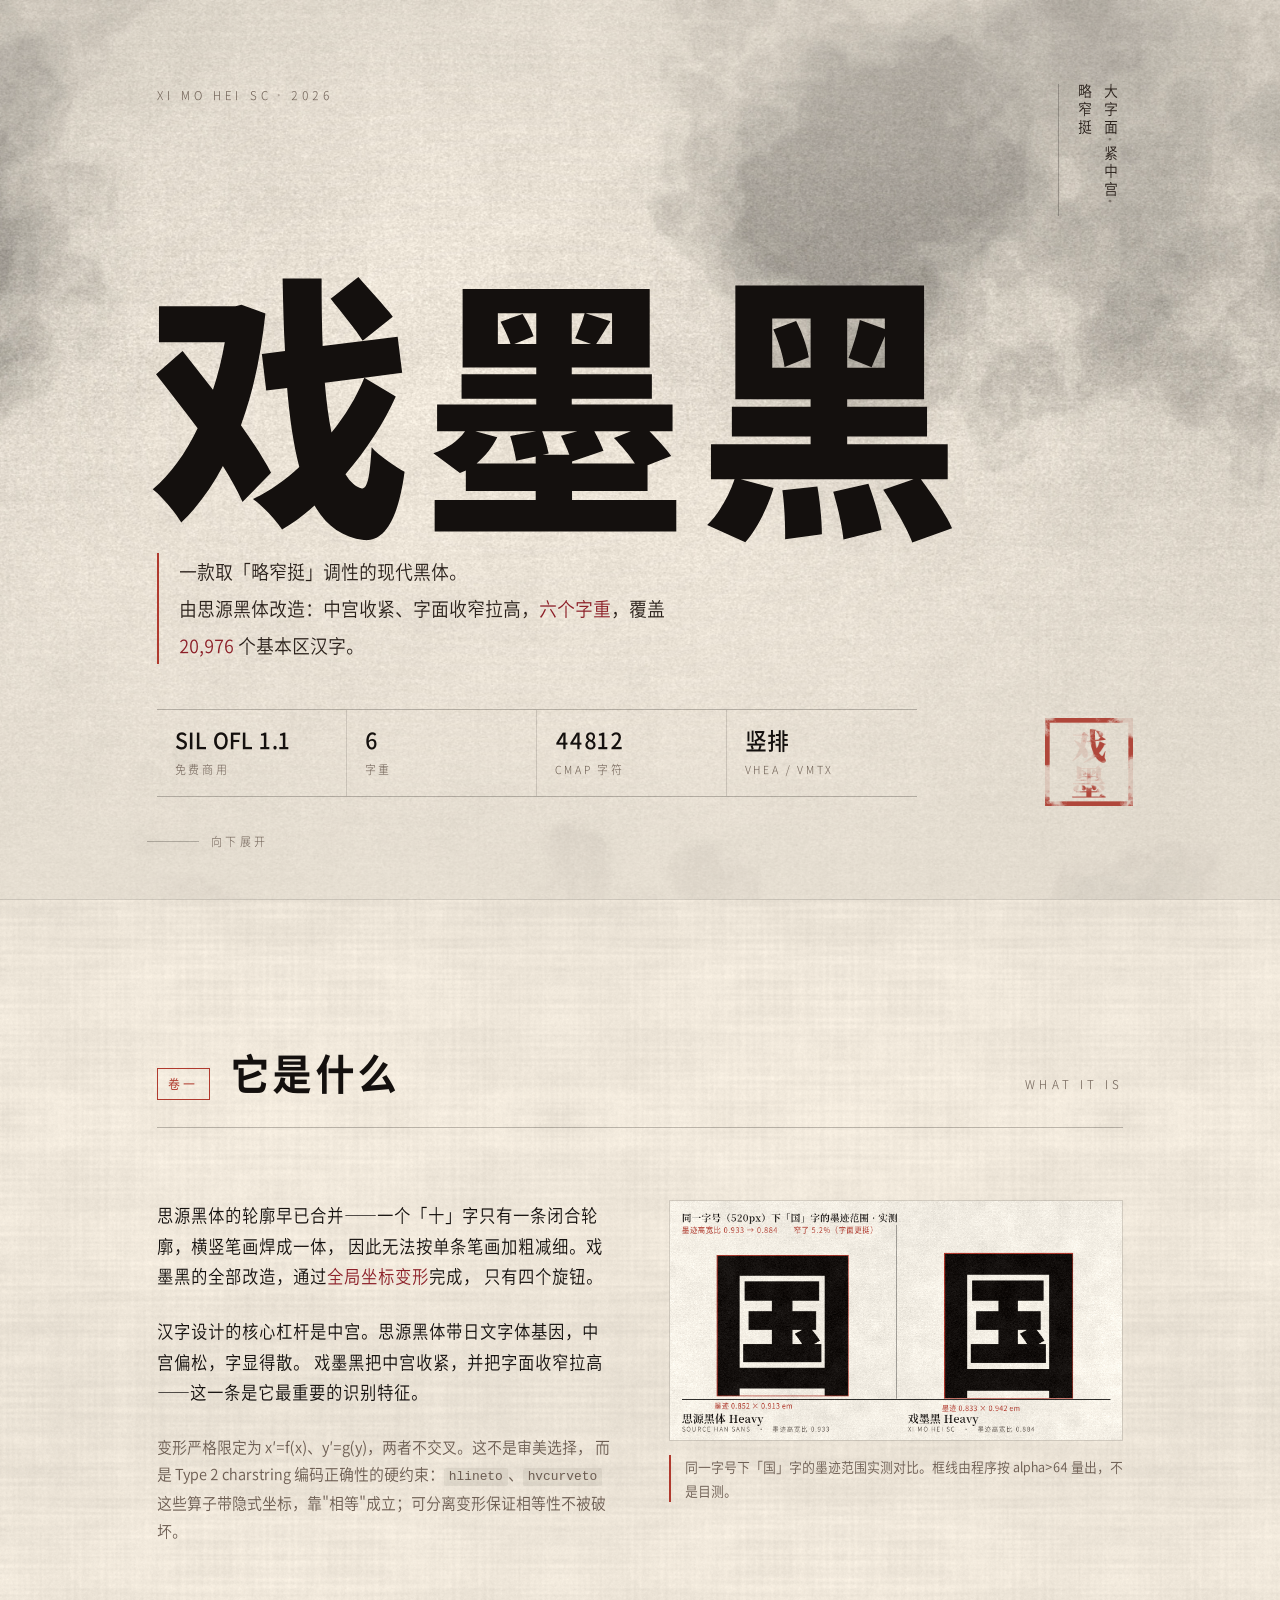
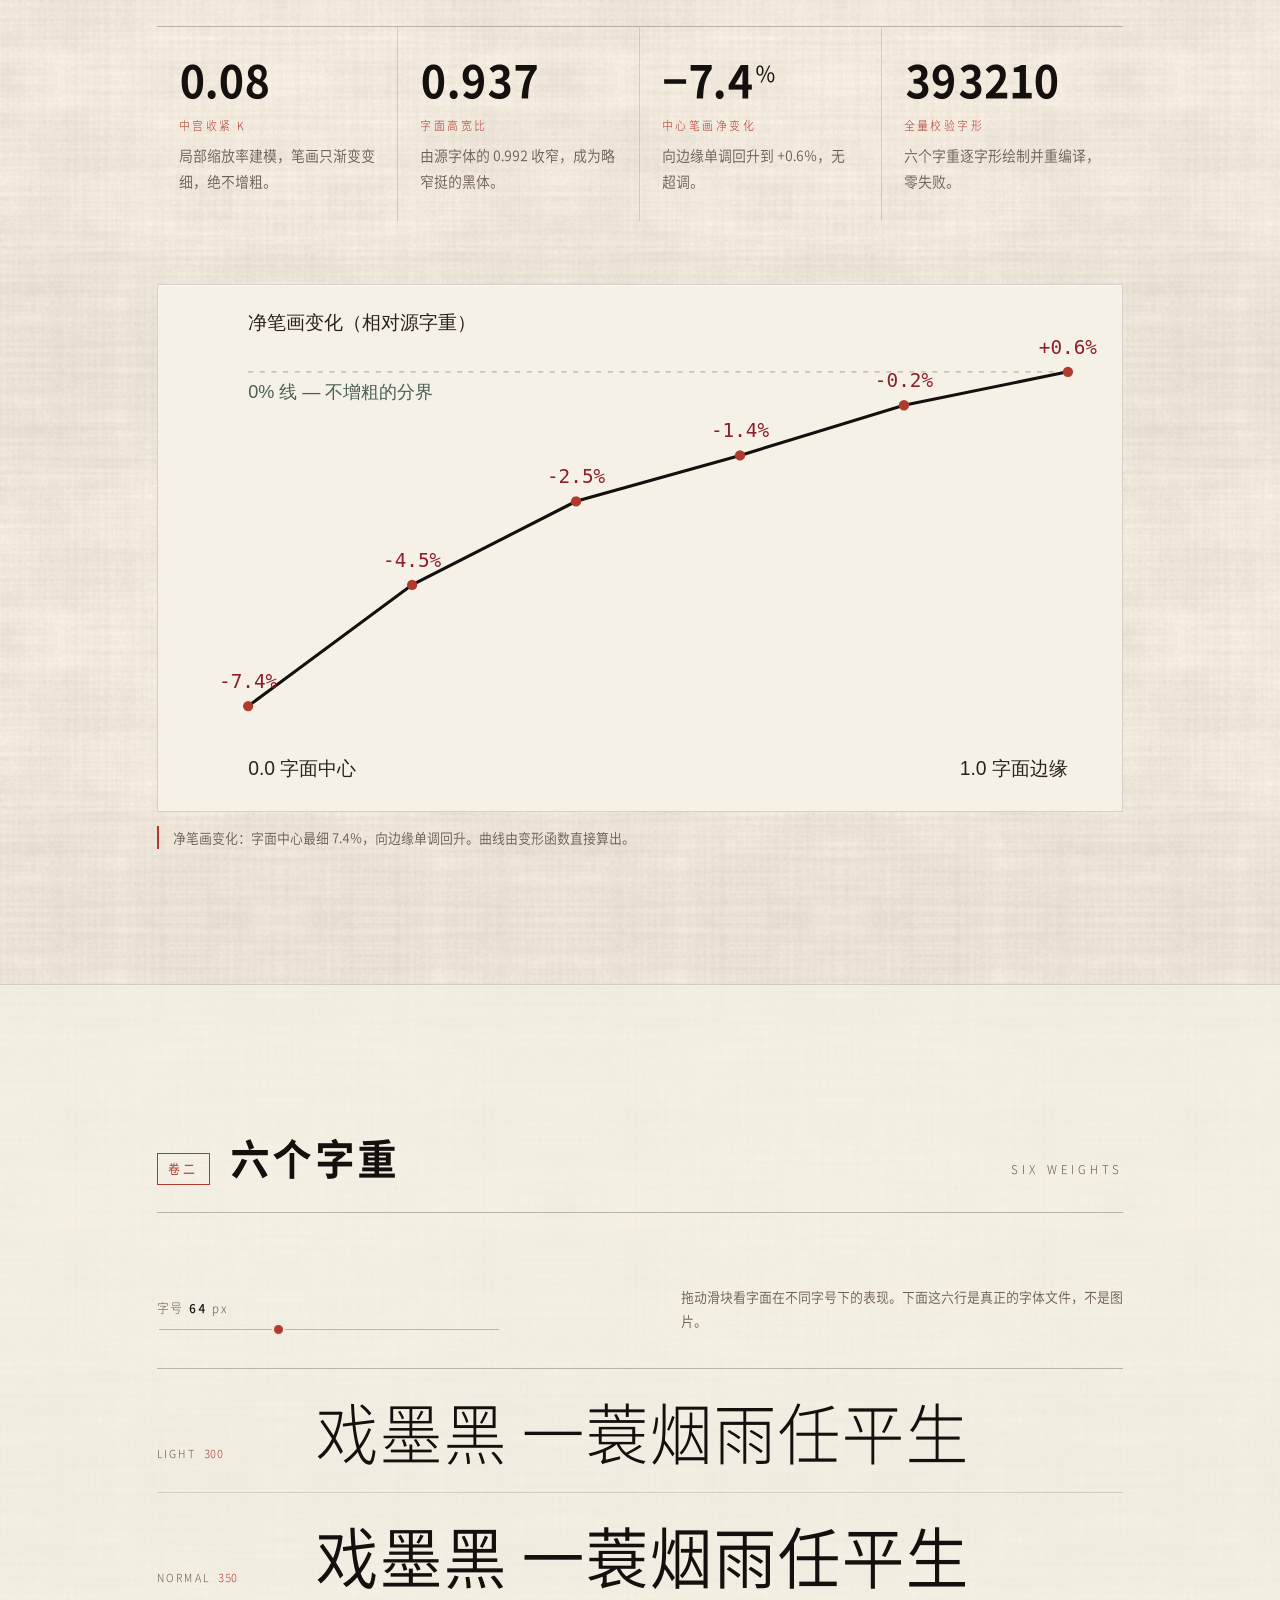
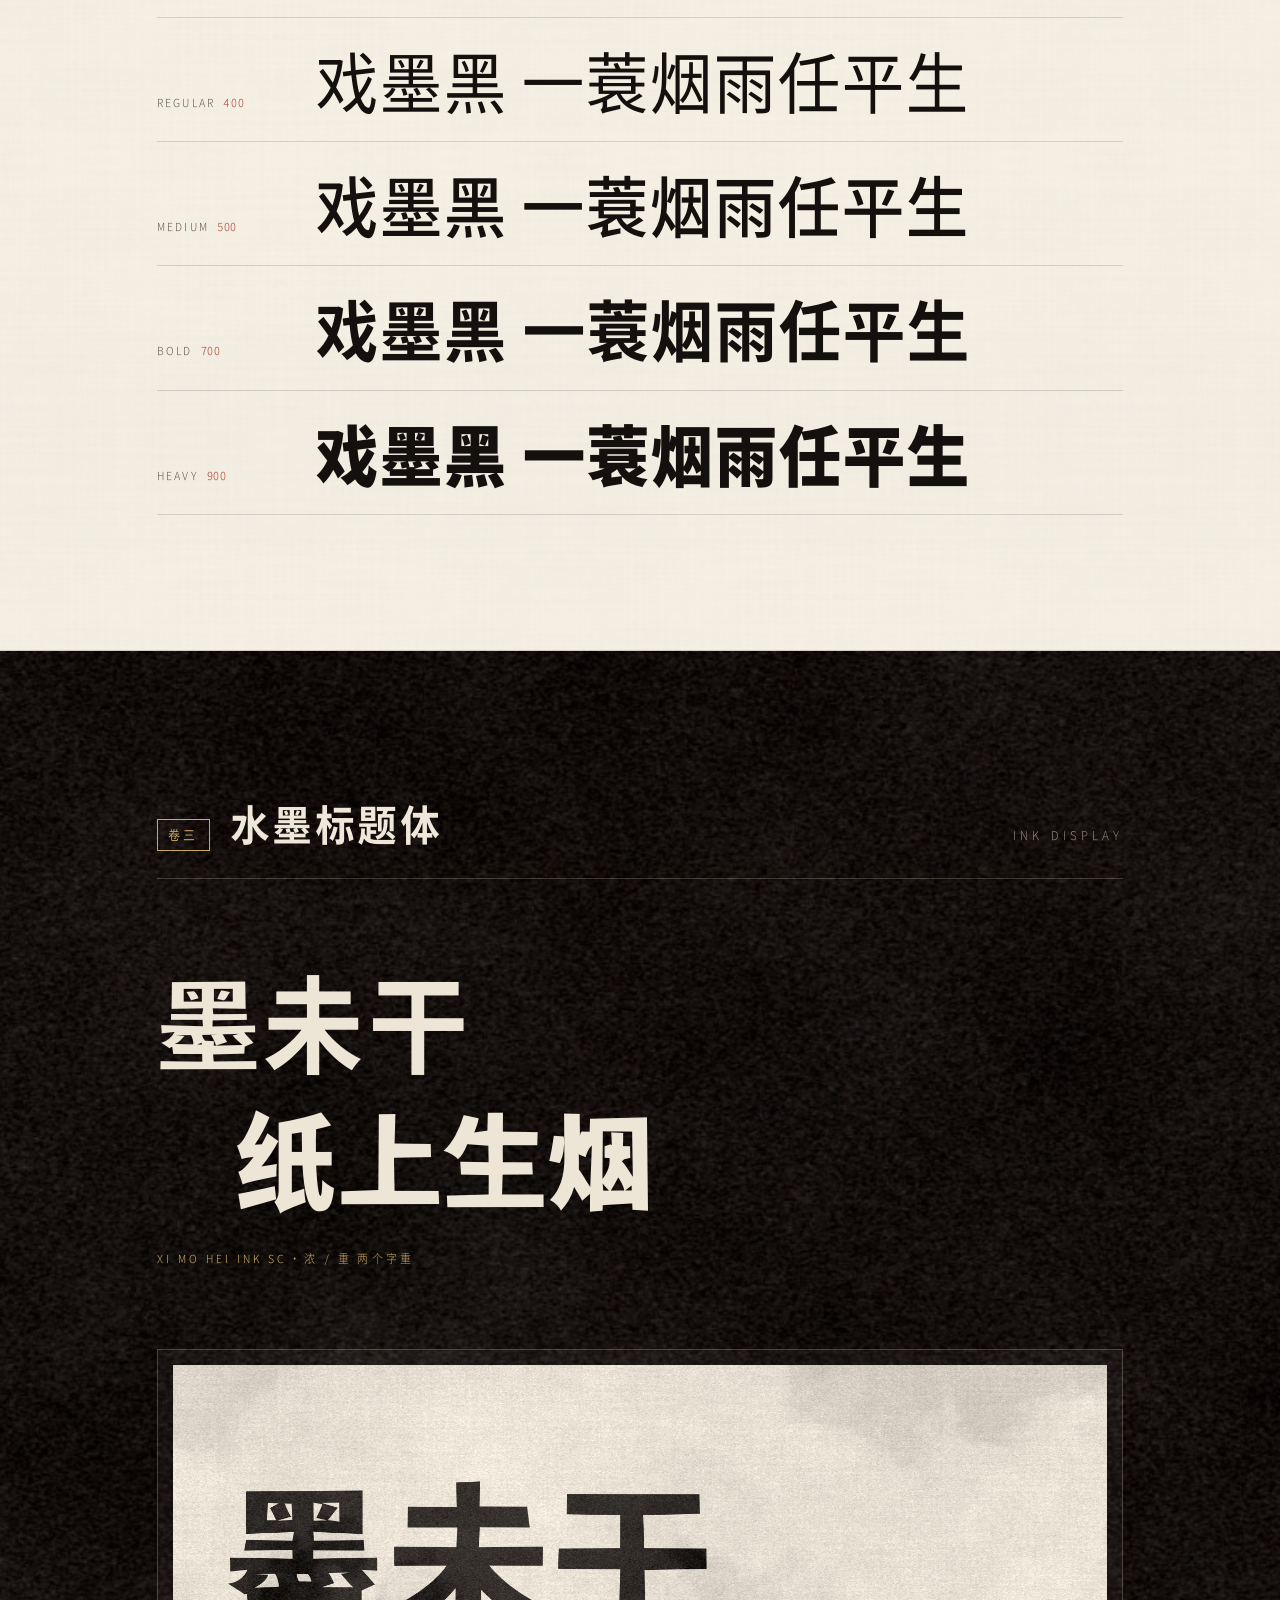
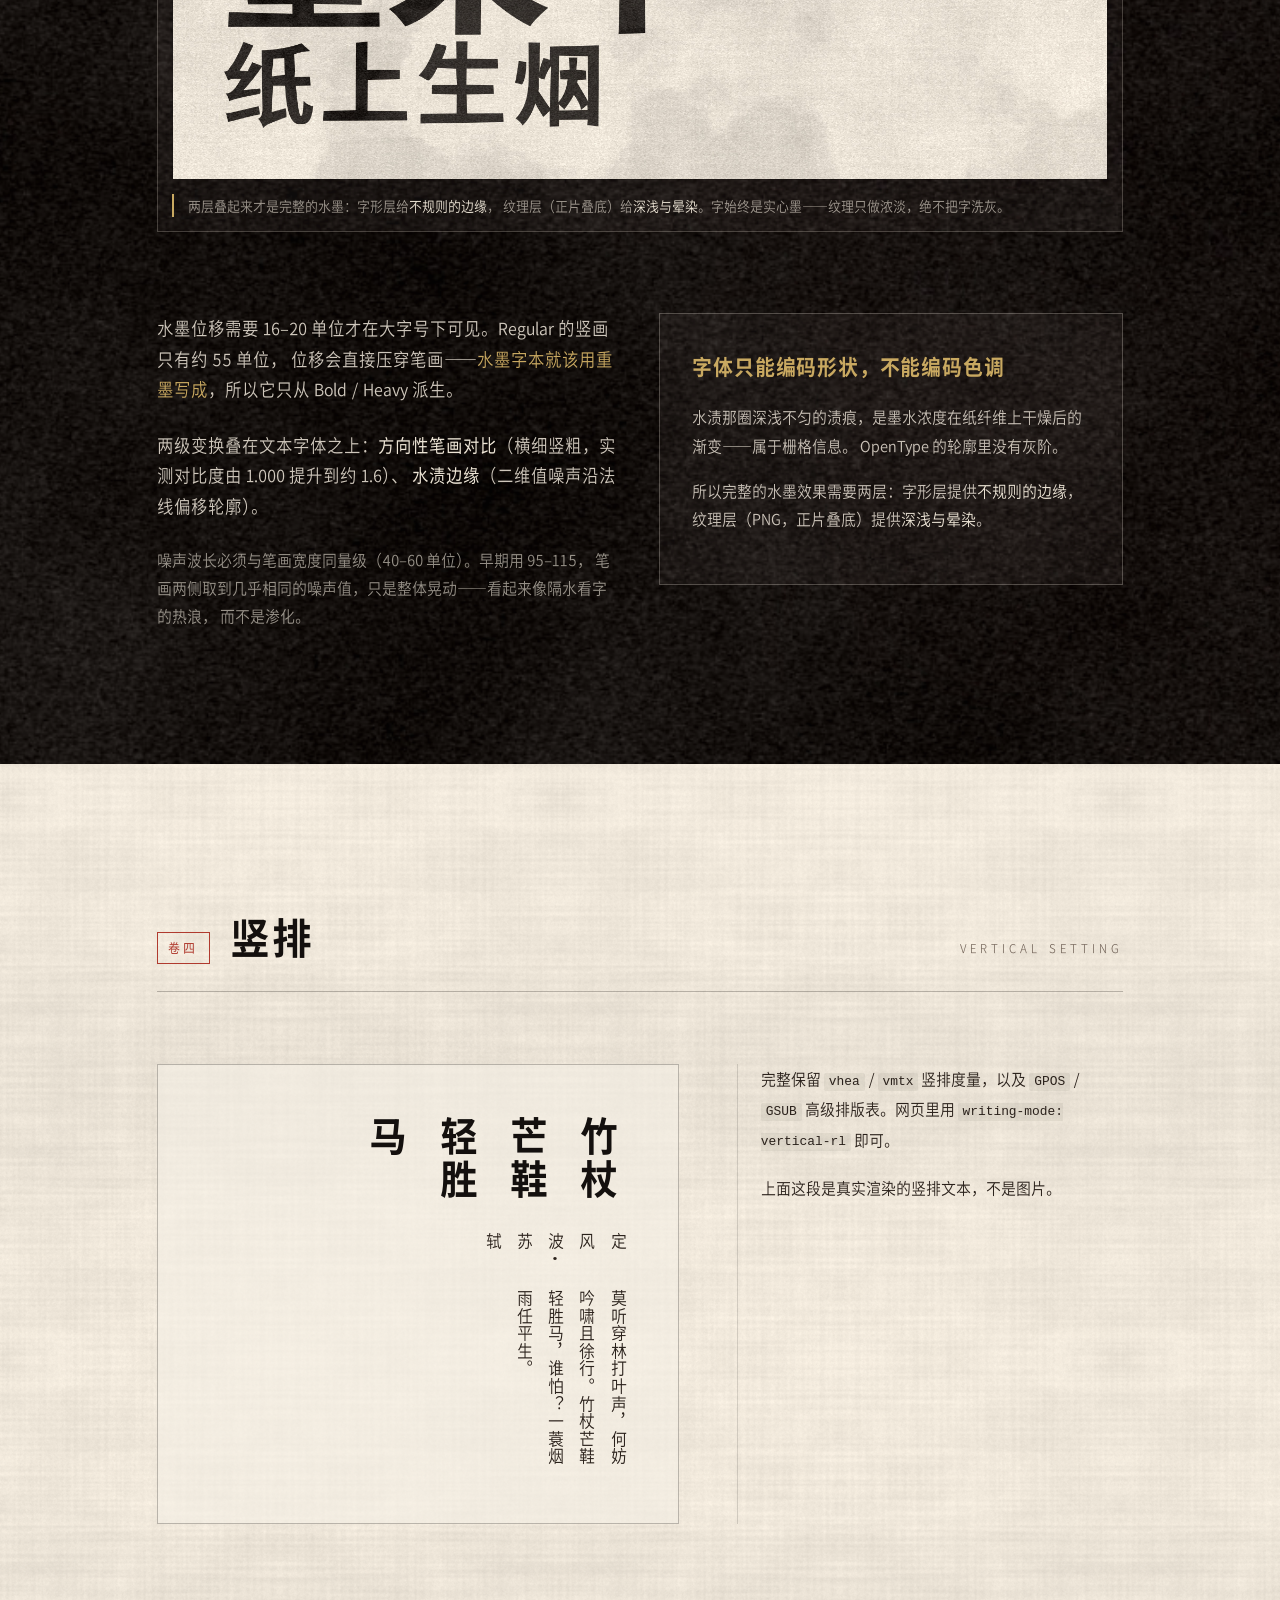
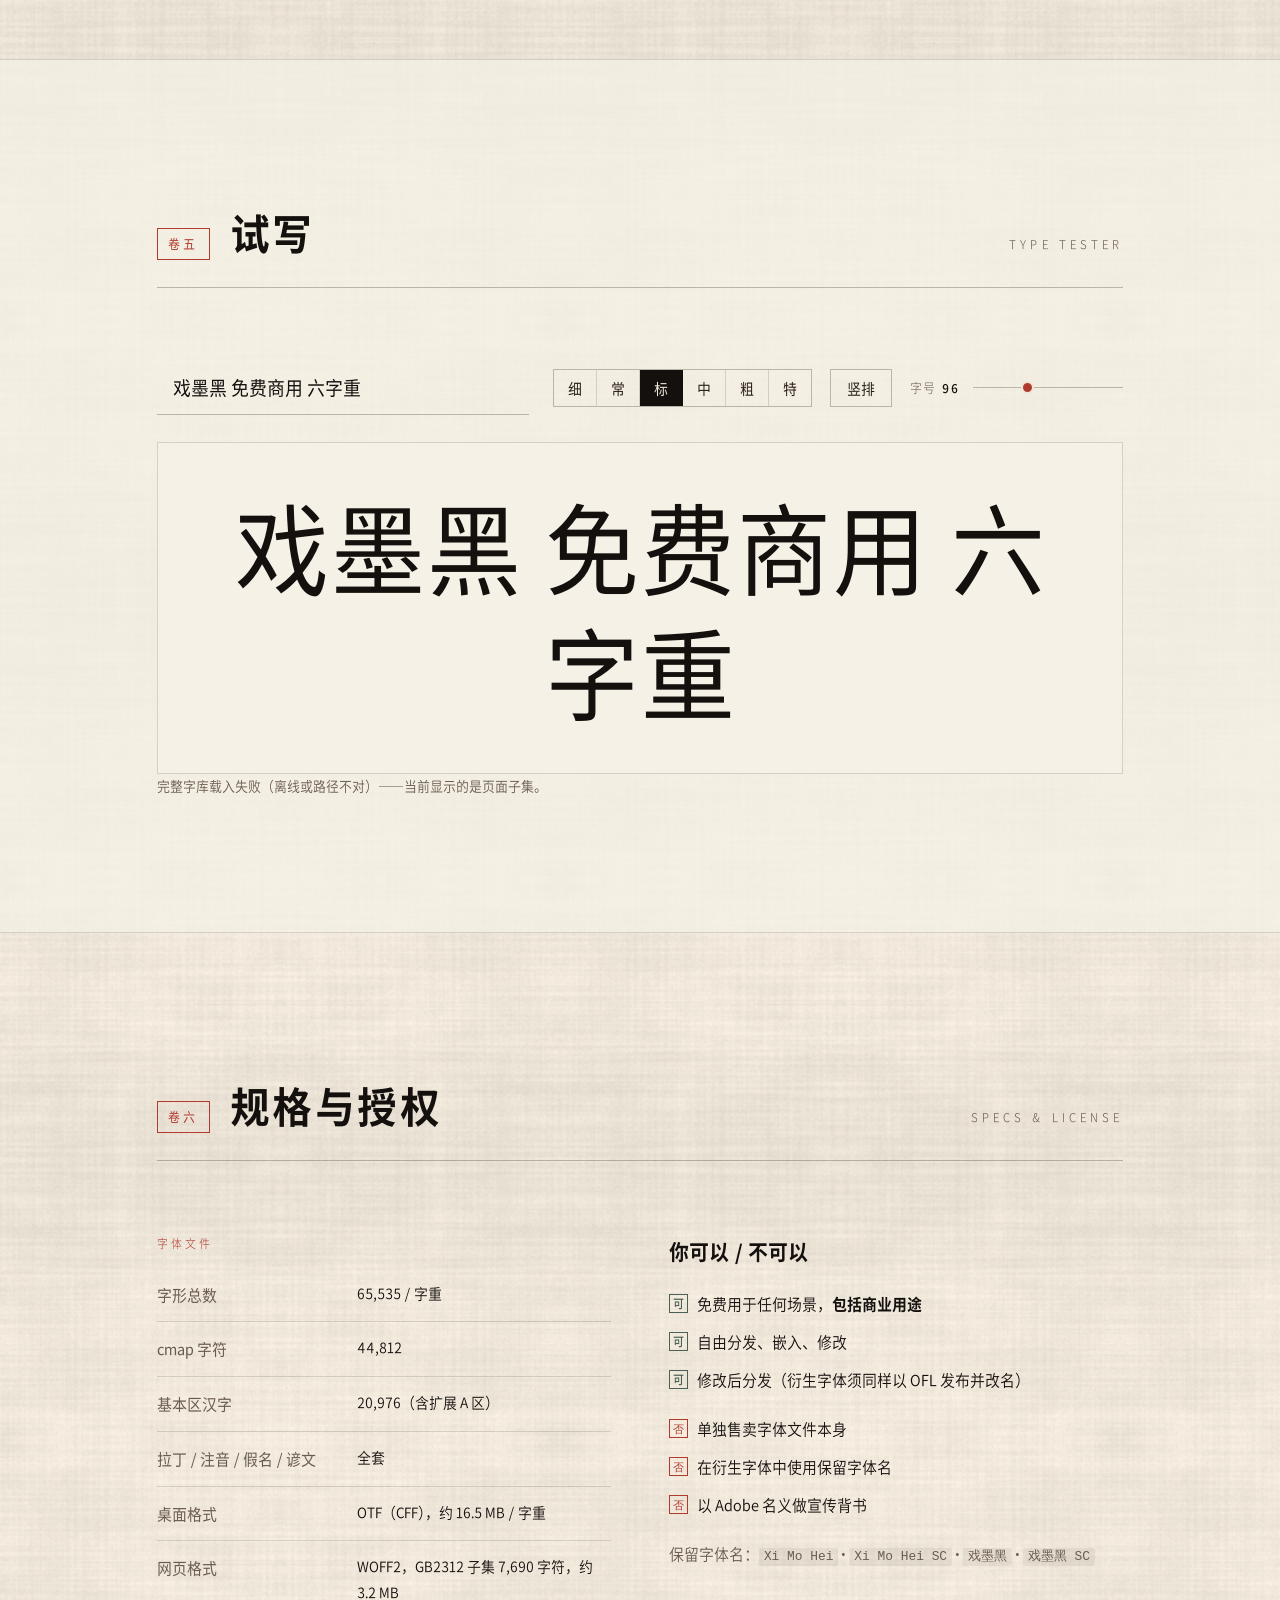
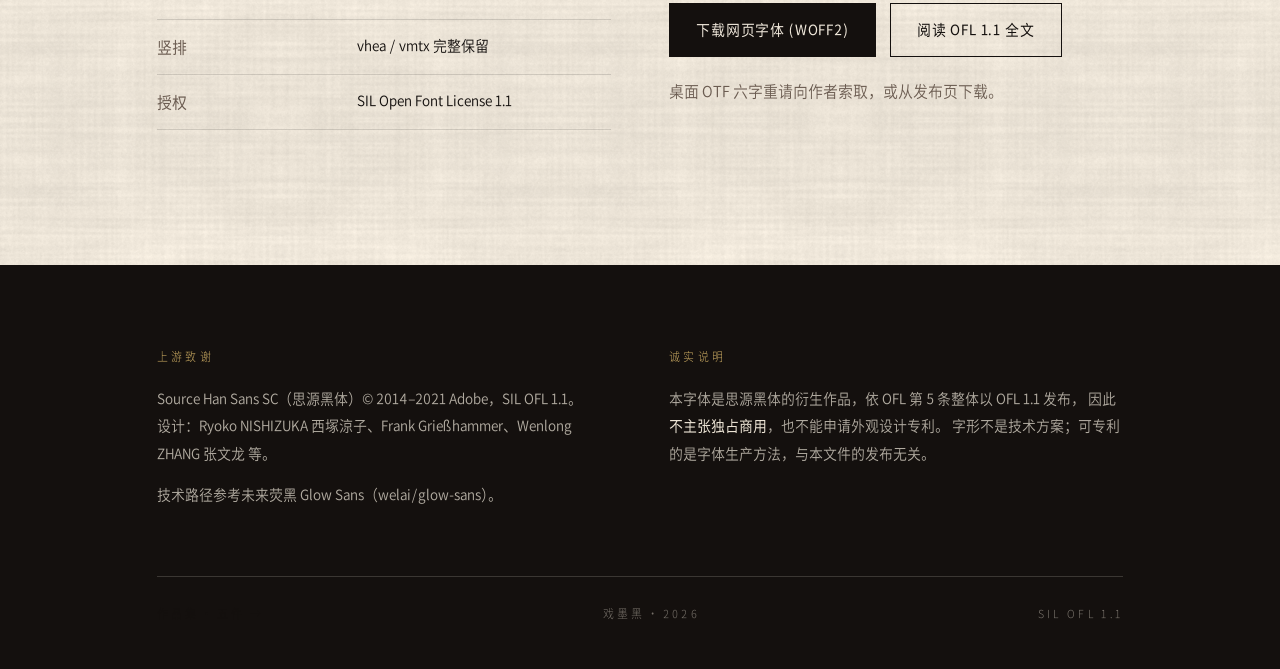
<file: index.html>
<!DOCTYPE html>
<html lang="zh-CN">
<head>
<meta charset="utf-8">
<meta name="viewport" content="width=device-width, initial-scale=1">
<title>戏墨黑 SC · 一款取「略窄挺」调性的现代黑体</title>
<meta name="description" content="戏墨黑 SC —— 基于思源黑体改造的现代黑体，六字重，20976 个基本区汉字，支持竖排，SIL OFL 1.1 免费商用。">
<link rel="stylesheet" href="style.css">
<link rel="preload" href="fonts/ximohai-heavy.woff2" as="font" type="font/woff2" crossorigin>
<link rel="preload" href="fonts/ximohai-regular.woff2" as="font" type="font/woff2" crossorigin>
<link rel="icon" href="img/seal.png">
</head>
<body>

<!-- ═══════════ 卷首 ═══════════ -->
<header class="hero">
  <div class="hero-bg" aria-hidden="true"></div>
  <div class="wrap hero-inner">
    <div class="hero-top">
      <span class="tag">XI MO HEI SC<span class="dot">·</span>2026</span>
      <span class="vnote">大字面<span class="dot">·</span>紧中宫<span class="dot">·</span>略窄挺</span>
    </div>

    <h1 class="hero-title">戏墨黑</h1>

    <p class="hero-lede">
      一款取「略窄挺」调性的现代黑体。<br>
      由思源黑体改造：中宫收紧、字面收窄拉高，<em>六个字重</em>，覆盖 <em>20,976</em> 个基本区汉字。
    </p>

    <ul class="hero-meta">
      <li><b>SIL OFL 1.1</b><span>免费商用</span></li>
      <li><b>6</b><span>字重</span></li>
      <li><b>44812</b><span>cmap 字符</span></li>
      <li><b>竖排</b><span>vhea / vmtx</span></li>
    </ul>

    <img class="seal" src="img/seal.png" alt="戏墨 印" width="88" height="88">
    <div class="scroll-hint" aria-hidden="true"><i></i>向下展开</div>
  </div>
</header>

<main>

<!-- ═══════════ 卷一 · 它是什么 ═══════════ -->
<section class="sec" id="about">
  <div class="wrap">
    <div class="sec-head">
      <span class="vol">卷一</span>
      <h2>它是什么</h2>
      <span class="en">WHAT IT IS</span>
    </div>

    <div class="two">
      <div class="col prose">
        <p>思源黑体的轮廓早已合并——一个「十」字只有一条闭合轮廓，横竖笔画焊成一体，
          因此无法按单条笔画加粗减细。戏墨黑的全部改造，通过<em>全局坐标变形</em>完成，
          只有四个旋钮。</p>
        <p>汉字设计的核心杠杆是中宫。思源黑体带日文字体基因，中宫偏松，字显得散。
          戏墨黑把中宫收紧，并把字面收窄拉高——这一条是它最重要的识别特征。</p>
        <p class="quiet">变形严格限定为 x′=f(x)、y′=g(y)，两者不交叉。这不是审美选择，
          而是 Type 2 charstring 编码正确性的硬约束：<code>hlineto</code>、<code>hvcurveto</code>
          这些算子带隐式坐标，靠"相等"成立；可分离变形保证相等性不被破坏。</p>
      </div>

      <div class="col">
        <figure class="fig">
          <img src="img/spec-compare.png" alt="思源黑体与戏墨黑的字面实测对比">
          <figcaption>同一字号下「国」字的墨迹范围实测对比。框线由程序按 alpha&gt;64 量出，不是目测。</figcaption>
        </figure>
      </div>
    </div>

    <div class="spec-row">
      <div class="spec">
        <span class="num">0.08</span>
        <span class="lab">中宫收紧 k</span>
        <p>局部缩放率建模，笔画只渐变变细，绝不增粗。</p>
      </div>
      <div class="spec">
        <span class="num">0.937</span>
        <span class="lab">字面高宽比</span>
        <p>由源字体的 0.992 收窄，成为略窄挺的黑体。</p>
      </div>
      <div class="spec">
        <span class="num">−7.4<span class="pc">%</span></span>
        <span class="lab">中心笔画净变化</span>
        <p>向边缘单调回升到 +0.6%，无超调。</p>
      </div>
      <div class="spec">
        <span class="num">393210</span>
        <span class="lab">全量校验字形</span>
        <p>六个字重逐字形绘制并重编译，零失败。</p>
      </div>
    </div>

    <div class="fig fig-wide">
      <img src="img/stroke-curve.svg" alt="净笔画变化曲线">
      <figcaption>净笔画变化：字面中心最细 7.4%，向边缘单调回升。曲线由变形函数直接算出。</figcaption>
    </div>
  </div>
</section>

<!-- ═══════════ 卷二 · 六个字重 ═══════════ -->
<section class="sec sec-alt" id="weights">
  <div class="wrap">
    <div class="sec-head">
      <span class="vol">卷二</span>
      <h2>六个字重</h2>
      <span class="en">SIX WEIGHTS</span>
    </div>

    <div class="controls">
      <label class="ctl">
        <span>字号 <b id="sizeOut">64</b> px</span>
        <input id="sizeRange" type="range" min="28" max="132" value="64" step="2">
      </label>
      <p class="hint">拖动滑块看字面在不同字号下的表现。下面这六行是真正的字体文件，不是图片。</p>
    </div>

    <div class="weights" id="weightsBox">
      <div class="wrow" data-w="300"><span class="wlab">Light<i>300</i></span><p style="font-weight:300">戏墨黑 一蓑烟雨任平生</p></div>
      <div class="wrow" data-w="350"><span class="wlab">Normal<i>350</i></span><p style="font-weight:350">戏墨黑 一蓑烟雨任平生</p></div>
      <div class="wrow" data-w="400"><span class="wlab">Regular<i>400</i></span><p style="font-weight:400">戏墨黑 一蓑烟雨任平生</p></div>
      <div class="wrow" data-w="500"><span class="wlab">Medium<i>500</i></span><p style="font-weight:500">戏墨黑 一蓑烟雨任平生</p></div>
      <div class="wrow" data-w="700"><span class="wlab">Bold<i>700</i></span><p style="font-weight:700">戏墨黑 一蓑烟雨任平生</p></div>
      <div class="wrow" data-w="900"><span class="wlab">Heavy<i>900</i></span><p style="font-weight:900">戏墨黑 一蓑烟雨任平生</p></div>
    </div>
  </div>
</section>

<!-- ═══════════ 卷三 · 水墨标题体 ═══════════ -->
<section class="sec ink-sec" id="ink">
  <div class="ink-bg" aria-hidden="true"></div>
  <div class="wrap">
    <div class="sec-head light">
      <span class="vol">卷三</span>
      <h2>水墨标题体</h2>
      <span class="en">INK DISPLAY</span>
    </div>

    <div class="ink-demo">
      <p class="ink-line w700">墨未干</p>
      <p class="ink-line w900">纸上生烟</p>
      <p class="ink-note">Xi Mo Hei Ink SC · 浓 / 重 两个字重</p>
    </div>

    <figure class="fig fig-ink">
      <img src="img/ink-composite.jpg" alt="水墨两层合成：字形层提供不规则边缘，纹理层提供深浅渍痕">
      <figcaption>两层叠起来才是完整的水墨：字形层给<em>不规则的边缘</em>，
        纹理层（正片叠底）给<em>深浅与晕染</em>。字始终是实心墨——纹理只做浓淡，绝不把字洗灰。</figcaption>
    </figure>

    <div class="two tight">
      <div class="col prose light">
        <p>水墨位移需要 16–20 单位才在大字号下可见。Regular 的竖画只有约 55 单位，
          位移会直接压穿笔画——<em>水墨字本就该用重墨写成</em>，所以它只从 Bold / Heavy 派生。</p>
        <p>两级变换叠在文本字体之上：<b>方向性笔画对比</b>（横细竖粗，实测对比度由 1.000 提升到约 1.6）、
          <b>水渍边缘</b>（二维值噪声沿法线偏移轮廓）。</p>
        <p class="quiet">噪声波长必须与笔画宽度同量级（40–60 单位）。早期用 95–115，
          笔画两侧取到几乎相同的噪声值，只是整体晃动——看起来像隔水看字的热浪，
          而不是渗化。</p>
      </div>
      <div class="col">
        <div class="note-card">
          <h3>字体只能编码形状，不能编码色调</h3>
          <p>水渍那圈深浅不匀的渍痕，是墨水浓度在纸纤维上干燥后的渐变——属于栅格信息。
            OpenType 的轮廓里没有灰阶。</p>
          <p>所以完整的水墨效果需要两层：字形层提供<em>不规则的边缘</em>，
            纹理层（PNG，正片叠底）提供<em>深浅与晕染</em>。</p>
        </div>
      </div>
    </div>
  </div>
</section>

<!-- ═══════════ 卷四 · 竖排 ═══════════ -->
<section class="sec" id="vertical">
  <div class="wrap">
    <div class="sec-head">
      <span class="vol">卷四</span>
      <h2>竖排</h2>
      <span class="en">VERTICAL SETTING</span>
    </div>

    <div class="vert-wrap">
      <div class="vert-demo">
        <p class="v-title">竹杖芒鞋轻胜马</p>
        <p class="v-body">定风波 · 苏轼</p>
        <p class="v-body">莫听穿林打叶声，何妨吟啸且徐行。竹杖芒鞋轻胜马，谁怕？一蓑烟雨任平生。</p>
      </div>
      <aside class="vert-side">
        <p>完整保留 <code>vhea</code> / <code>vmtx</code> 竖排度量，以及 <code>GPOS</code> /
          <code>GSUB</code> 高级排版表。网页里用 <code>writing-mode: vertical-rl</code> 即可。</p>
        <p class="quiet">上面这段是真实渲染的竖排文本，不是图片。</p>
      </aside>
    </div>
  </div>
</section>

<!-- ═══════════ 卷五 · 试写 ═══════════ -->
<section class="sec sec-alt" id="try">
  <div class="wrap">
    <div class="sec-head">
      <span class="vol">卷五</span>
      <h2>试写</h2>
      <span class="en">TYPE TESTER</span>
    </div>

    <div class="try-bar">
      <input id="tryInput" type="text" value="戏墨黑 免费商用 六字重" aria-label="试写内容" maxlength="40">
      <div class="try-ctl">
        <div class="seg" id="tryWeights" role="group" aria-label="字重">
          <button data-w="300">细</button><button data-w="350">常</button><button data-w="400" class="on">标</button><button data-w="500">中</button><button data-w="700">粗</button><button data-w="900">特</button>
        </div>
        <button class="seg-toggle" id="tryDir" aria-pressed="false">竖排</button>
        <label class="ctl inline"><span>字号 <b id="trySizeOut">96</b></span>
          <input id="trySize" type="range" min="40" max="200" value="96" step="2"></label>
      </div>
    </div>

    <div class="try-stage" id="tryStage">
      <p class="try-text" id="tryText">戏墨黑 免费商用 六字重</p>
    </div>

    <p class="hint" id="tryHint">正在按需载入 GB2312 完整字库（约 3.2 MB）——载入前显示的是页面子集。</p>
  </div>
</section>

<!-- ═══════════ 卷六 · 规格与授权 ═══════════ -->
<section class="sec" id="spec">
  <div class="wrap">
    <div class="sec-head">
      <span class="vol">卷六</span>
      <h2>规格与授权</h2>
      <span class="en">SPECS &amp; LICENSE</span>
    </div>

    <div class="two">
      <div class="col">
        <table class="spec-table">
          <caption>字体文件</caption>
          <tbody>
            <tr><th>字形总数</th><td>65,535 / 字重</td></tr>
            <tr><th>cmap 字符</th><td>44,812</td></tr>
            <tr><th>基本区汉字</th><td>20,976（含扩展 A 区）</td></tr>
            <tr><th>拉丁 / 注音 / 假名 / 谚文</th><td>全套</td></tr>
            <tr><th>桌面格式</th><td>OTF（CFF），约 16.5 MB / 字重</td></tr>
            <tr><th>网页格式</th><td>WOFF2，GB2312 子集 7,690 字符，约 3.2 MB</td></tr>
            <tr><th>竖排</th><td>vhea / vmtx 完整保留</td></tr>
            <tr><th>授权</th><td>SIL Open Font License 1.1</td></tr>
          </tbody>
        </table>
      </div>

      <div class="col">
        <div class="license">
          <h3>你可以 / 不可以</h3>
          <ul class="yes">
            <li>免费用于任何场景，<b>包括商业用途</b></li>
            <li>自由分发、嵌入、修改</li>
            <li>修改后分发（衍生字体须同样以 OFL 发布并改名）</li>
          </ul>
          <ul class="no">
            <li>单独售卖字体文件本身</li>
            <li>在衍生字体中使用保留字体名</li>
            <li>以 Adobe 名义做宣传背书</li>
          </ul>
          <p class="quiet">保留字体名：<code>Xi Mo Hei</code> · <code>Xi Mo Hei SC</code> ·
            <code>戏墨黑</code> · <code>戏墨黑 SC</code></p>
        </div>

        <div class="dl">
          <a class="btn" href="fonts/full-ximohai-regular.woff2" download>下载网页字体 (WOFF2)</a>
          <a class="btn ghost" href="OFL.txt" target="_blank" rel="noopener">阅读 OFL 1.1 全文</a>
          <p class="quiet">桌面 OTF 六字重请向作者索取，或从发布页下载。</p>
        </div>
      </div>
    </div>
  </div>
</section>

</main>

<footer class="foot">
  <div class="wrap">
    <div class="foot-grid">
      <div>
        <h4>上游致谢</h4>
        <p>Source Han Sans SC（思源黑体）© 2014–2021 Adobe，SIL OFL 1.1。<br>
          设计：Ryoko NISHIZUKA 西塚涼子、Frank Grießhammer、Wenlong ZHANG 张文龙 等。</p>
        <p>技术路径参考未来荧黑 Glow Sans（welai/glow-sans）。</p>
      </div>
      <div>
        <h4>诚实说明</h4>
        <p>本字体是思源黑体的衍生作品，依 OFL 第 5 条整体以 OFL 1.1 发布，
          因此<b>不主张独占商用</b>，也不能申请外观设计专利。
          字形不是技术方案；可专利的是字体生产方法，与本文件的发布无关。</p>
      </div>
    </div>
    <div class="foot-line">
      <span><a href="works/">作品集 · 五件 →</a></span>
      <span>戏墨黑 · 2026</span>
      <span>SIL OFL 1.1</span>
    </div>
  </div>
</footer>

<script src="script.js"></script>
</body>
</html>
</file>
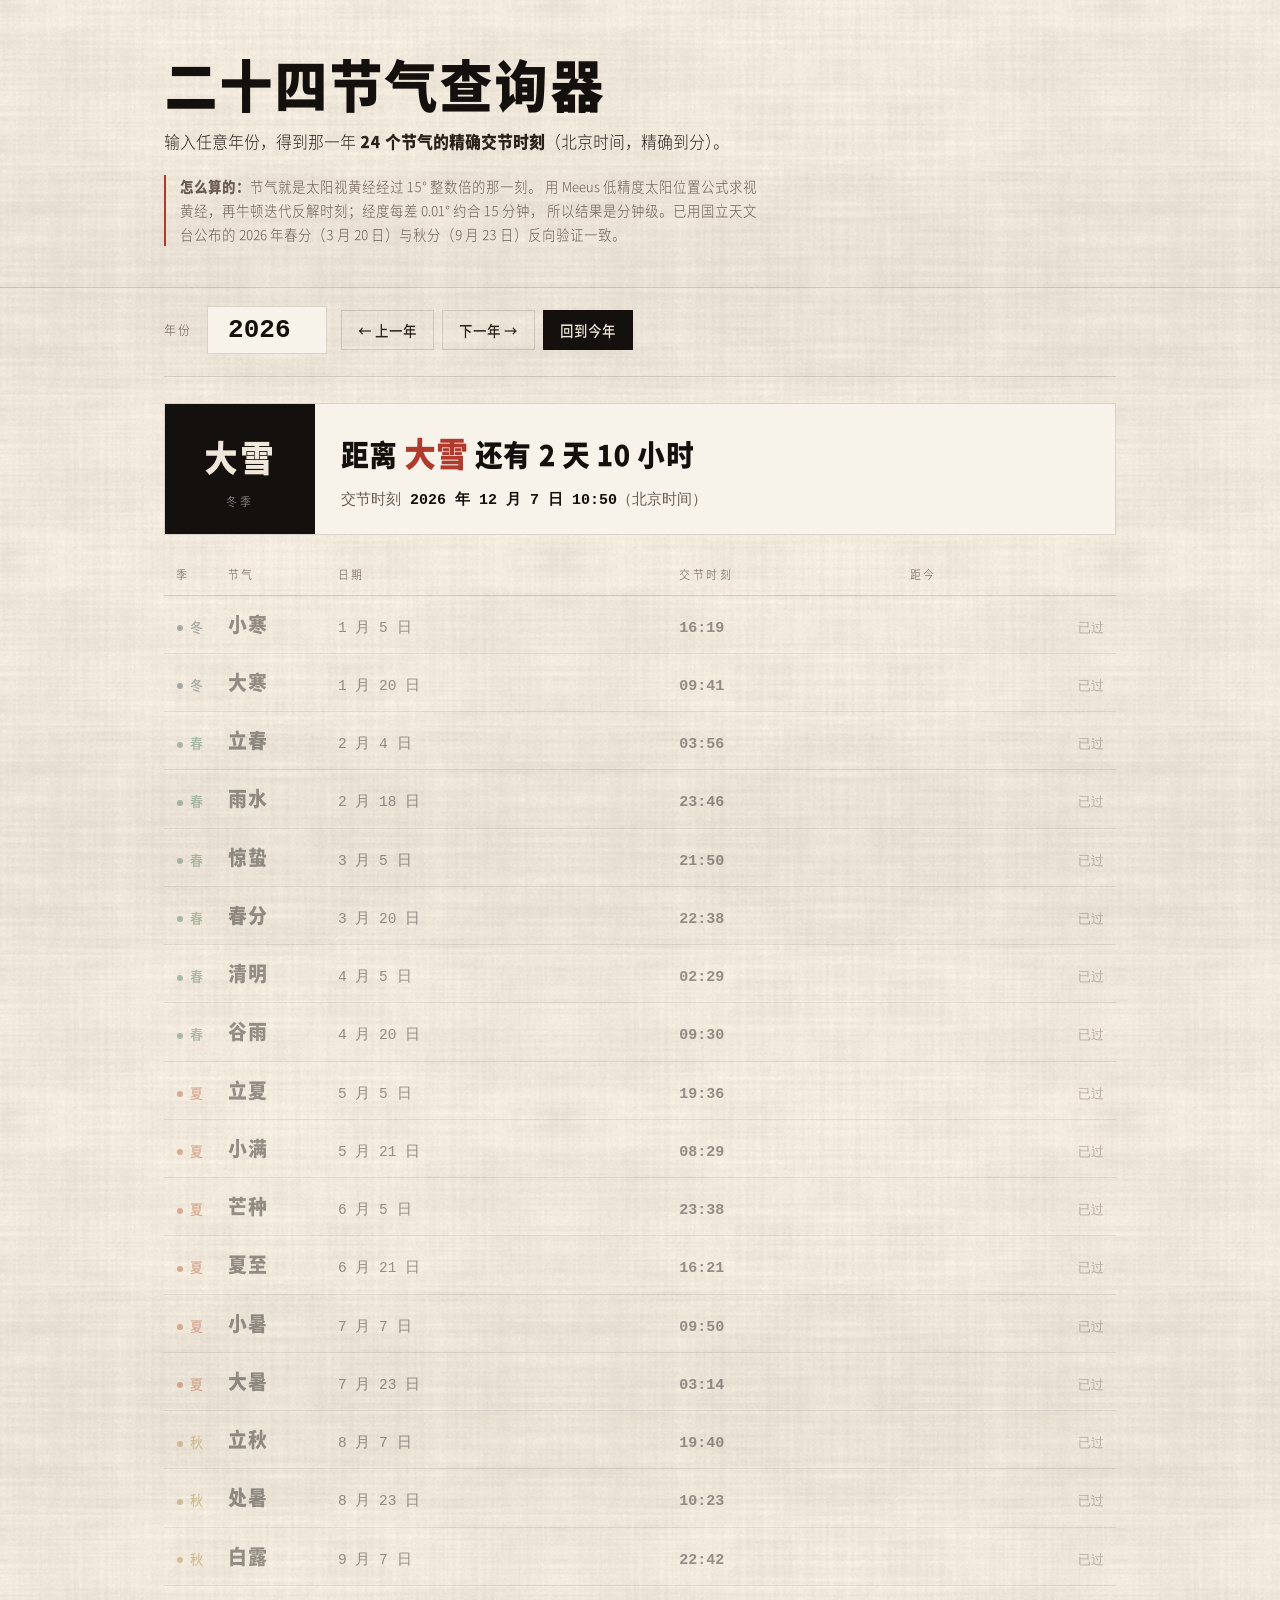
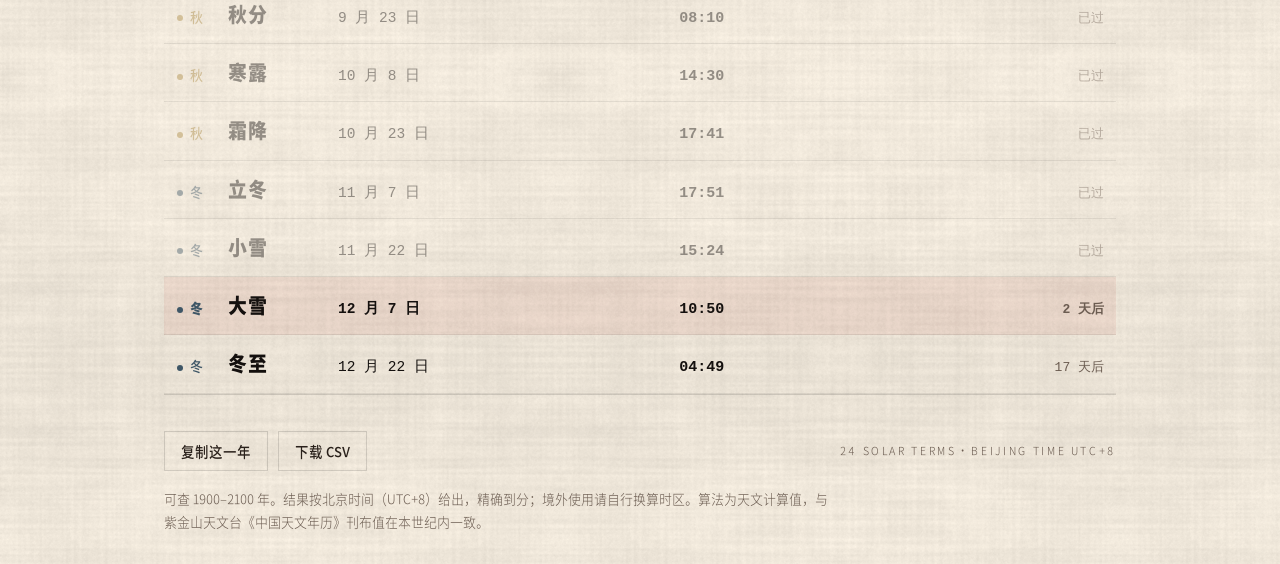
<file: jieqi/index.html>
<!DOCTYPE html>
<html lang="zh-CN">
<head>
<meta charset="utf-8">
<meta name="viewport" content="width=device-width, initial-scale=1">
<title>二十四节气查询器 · 精确到分</title>
<meta name="description" content="输入任意年份，得到该年 24 个节气的精确交节时刻（北京时间）。太阳视黄经过 15° 整数倍，Meeus 算法，已对国立天文台公布值验证。">
<link rel="icon" href="../img/seal.png">
<style>
@font-face{font-family:'Xi Mo Hei SC';src:url('../fonts/ximohai-medium.woff2') format('woff2');font-weight:500;font-display:swap}
@font-face{font-family:'Xi Mo Hei SC';src:url('../fonts/ximohai-heavy.woff2') format('woff2');font-weight:900;font-display:swap}
@font-face{font-family:'Xi Mo Hei SC';src:url('../fonts/ximohai-light.woff2') format('woff2');font-weight:300;font-display:swap}
:root{
  --paper:#EFE7DA; --paper2:#F7F3EA; --ink:#14100E; --ink2:#2A211B; --ink3:#6B5C51;
  --red:#B03A2E; --gold:#C9A961; --line:rgba(20,16,14,.14);
  --spring:#4A7A52; --summer:#B4552E; --autumn:#A8863C; --winter:#3E5666;
  --hei:'Xi Mo Hei SC',-apple-system,'PingFang SC','Microsoft YaHei',sans-serif;
  --song:'Xi Mo Hei SC',-apple-system,'PingFang SC',sans-serif;  /* 本页全部用戏墨黑 */
  --mono:ui-monospace,SFMono-Regular,Menlo,monospace;
}
*{box-sizing:border-box}
body{margin:0;color:var(--ink);font-family:var(--hei);font-weight:350;font-size:16px;line-height:1.75;
  background:var(--paper) url('../img/paper-tile.png') repeat;background-size:560px;
  -webkit-font-smoothing:antialiased}
a{color:var(--ink)}
.wrap{max-width:1080px;margin:0 auto;padding:0 5%}
header{padding:6vh 0 3vh;border-bottom:1px solid var(--line)}
h1{font-family:var(--hei);font-weight:900;font-size:clamp(32px,5vw,54px);line-height:1.1;
  letter-spacing:.02em;margin:0 0 14px}
.lede{max-width:38em;color:var(--ink2);margin:0 0 20px}
.how{font-size:13.5px;color:var(--ink3);border-left:2px solid var(--red);padding-left:14px;max-width:44em}
main{padding:4vh 0 6vh}

/* 控制条 */
.bar{display:flex;flex-wrap:wrap;gap:14px;align-items:center;padding:18px 0 22px;
  border-bottom:1px solid var(--line)}
.bar label{font-family:var(--hei);font-weight:300;font-size:12px;letter-spacing:.2em;
  text-transform:uppercase;color:var(--ink3)}
#year{font-family:var(--mono);font-size:26px;font-weight:600;width:120px;padding:8px 10px;
  border:1px solid var(--line);background:var(--paper2);color:var(--ink);text-align:center}
#year:focus{outline:0;border-color:var(--red)}
.nav{display:flex;gap:8px}
button{font-family:var(--hei);font-weight:400;font-size:13.5px;padding:9px 16px;cursor:pointer;
  background:transparent;border:1px solid var(--line);color:var(--ink2);transition:.15s}
button:hover{border-color:var(--red);color:var(--red)}
button.primary{background:var(--ink);border-color:var(--ink);color:var(--paper)}
button.primary:hover{background:var(--red);border-color:var(--red);color:#fff}

/* 下一个节气 */
.next{margin:26px 0 30px;border:1px solid var(--line);background:var(--paper2);
  display:grid;grid-template-columns:auto 1fr;gap:0;overflow:hidden}
.next .glyph{background:var(--ink);color:var(--paper);padding:22px 26px;display:flex;
  flex-direction:column;justify-content:center;align-items:center;min-width:150px}
.next .glyph .nm{font-family:var(--hei);font-weight:900;font-size:34px;letter-spacing:.06em}
.next .glyph .se{font-family:var(--hei);font-weight:300;font-size:11px;letter-spacing:.3em;
  opacity:.7;margin-top:6px}
.next .body{padding:20px 26px}
.next .cd{font-family:var(--hei);font-weight:700;font-size:clamp(20px,2.6vw,28px);letter-spacing:.01em}
.next .cd em{font-style:normal;color:var(--red);font-size:1.15em}
.next .when{font-family:var(--mono);font-size:15px;color:var(--ink3);margin-top:8px}
.next .when b{color:var(--ink);font-weight:600}

/* 表格 */
table{width:100%;border-collapse:collapse;font-size:15px}
thead th{font-family:var(--hei);font-weight:300;font-size:11px;letter-spacing:.22em;
  text-transform:uppercase;color:var(--ink3);text-align:left;padding:0 12px 10px;
  border-bottom:1px solid var(--line)}
tbody tr{border-bottom:1px solid rgba(20,16,14,.08)}
tbody tr:hover{background:rgba(176,58,46,.05)}
tbody tr.past{opacity:.42}
tbody tr.now{background:rgba(176,58,46,.09)}
tbody tr.now td{font-weight:600}
td{padding:11px 12px;vertical-align:baseline}
td.season{width:52px;font-family:var(--hei);font-weight:500;font-size:13px;text-align:center}
td.name{font-family:var(--hei);font-weight:700;font-size:19px;letter-spacing:.04em;width:110px}
td.date{font-family:var(--mono);font-size:14.5px;white-space:nowrap}
td.time{font-family:var(--mono);font-size:15px;font-weight:600;white-space:nowrap}
td.left{font-family:var(--mono);font-size:13px;color:var(--ink3);text-align:right;white-space:nowrap}
.s-春{color:var(--spring)} .s-夏{color:var(--summer)}
.s-秋{color:var(--autumn)} .s-冬{color:var(--winter)}
.q{display:inline-block;width:6px;height:6px;border-radius:50%;margin-right:7px;vertical-align:middle}
.q.春{background:var(--spring)} .q.夏{background:var(--summer)}
.q.秋{background:var(--autumn)} .q.冬{background:var(--winter)}

footer{padding:4vh 0 7vh;border-top:1px solid var(--line)}
.foot{display:flex;flex-wrap:wrap;gap:12px;align-items:center;justify-content:space-between}
.note{font-size:13px;color:var(--ink3);max-width:52em;margin-top:16px;line-height:1.8}
@media(max-width:640px){
  .next{grid-template-columns:1fr}
  td.name{font-size:17px;width:auto} td.season{width:38px}
  td.left{display:none} thead th:last-child{display:none}
}
</style>
</head>
<body>

<header>
  <div class="wrap">
    <h1>二十四节气查询器</h1>
    <p class="lede">输入任意年份，得到那一年 <strong>24 个节气的精确交节时刻</strong>（北京时间，精确到分）。</p>
    <p class="how"><strong>怎么算的：</strong>节气就是太阳视黄经经过 15° 整数倍的那一刻。
      用 Meeus 低精度太阳位置公式求视黄经，再牛顿迭代反解时刻；经度每差 0.01° 约合 15 分钟，
      所以结果是分钟级。已用国立天文台公布的 2026 年春分（3 月 20 日）与秋分（9 月 23 日）反向验证一致。</p>
  </div>
</header>

<main class="wrap">
  <div class="bar">
    <label for="year">年份</label>
    <input id="year" type="number" min="1900" max="2100" step="1" value="2026" inputmode="numeric">
    <div class="nav">
      <button id="prev">← 上一年</button>
      <button id="next">下一年 →</button>
      <button id="now" class="primary">回到今年</button>
    </div>
  </div>

  <div class="next" id="nextCard" hidden>
    <div class="glyph"><span class="nm" id="nName">—</span><span class="se" id="nSeason">—</span></div>
    <div class="body">
      <div class="cd" id="nCount">—</div>
      <div class="when" id="nWhen">—</div>
    </div>
  </div>

  <table>
    <thead>
      <tr><th>季</th><th>节气</th><th>日期</th><th>交节时刻</th><th>距今</th></tr>
    </thead>
    <tbody id="rows"></tbody>
  </table>

  <footer>
    <div class="foot">
      <div style="display:flex;gap:10px;flex-wrap:wrap">
        <button id="copy">复制这一年</button>
        <button id="csv">下载 CSV</button>
      </div>
      <span style="font-family:var(--hei);font-weight:300;font-size:11px;letter-spacing:.24em;color:var(--ink3)">
        24 SOLAR TERMS · BEIJING TIME UTC+8</span>
    </div>
    <p class="note" id="range"></p>
  </footer>
</main>

<script>
const RAD = Math.PI / 180;
function jdFromDate(y,m,d,h=0){ if(m<=2){y-=1;m+=12;}
  const A=Math.floor(y/100),B=2-A+Math.floor(A/4);
  return Math.floor(365.25*(y+4716))+Math.floor(30.6001*(m+1))+d+B-1524.5+h/24; }
function dateFromJD(jd){ const z=Math.floor(jd+0.5),f=jd+0.5-z; let A;
  if(z<2299161)A=z; else{const a=Math.floor((z-1867216.25)/36524.25);A=z+1+a-Math.floor(a/4);}
  const B=A+1524,C=Math.floor((B-122.1)/365.25),D=Math.floor(365.25*C),E=Math.floor((B-D)/30.6001);
  const day=B-D-Math.floor(30.6001*E)+f, mon=E<14?E-1:E-13, yr=mon>2?C-4716:C-4715;
  const di=Math.floor(day); return {y:yr,m:mon,d:di,h:(day-di)*24}; }
function sunLon(jd){ const T=(jd-2451545.0)/36525.0;
  const L0=280.46646+36000.76983*T+0.0003032*T*T;
  const M=(357.52911+35999.05029*T-0.0001537*T*T)*RAD;
  const C=(1.914602-0.004817*T-0.000014*T*T)*Math.sin(M)
         +(0.019993-0.000101*T)*Math.sin(2*M)+0.000289*Math.sin(3*M);
  const Om=(125.04-1934.136*T)*RAD;
  return (((L0+C-0.00569-0.00478*Math.sin(Om))%360)+360)%360; }
function findTerm(target,guess){ let jd=guess;
  for(let i=0;i<60;i++){ const d=((sunLon(jd)-target+180)%360+360)%360-180;
    jd-=d*(365.2422/360); if(Math.abs(d)<1e-9)break; } return jd; }

const NAMES=['小寒','大寒','立春','雨水','惊蛰','春分','清明','谷雨','立夏','小满','芒种','夏至',
             '小暑','大暑','立秋','处暑','白露','秋分','寒露','霜降','立冬','小雪','大雪','冬至'];
const SEASON=['冬','冬','春','春','春','春','春','春','夏','夏','夏','夏',
              '夏','夏','秋','秋','秋','秋','秋','秋','冬','冬','冬','冬'];

function termsOf(year){
  const out=[];
  for(let i=0;i<24;i++){
    const target=(285+15*i)%360;
    const g=new Date(Date.UTC(year,0,1)); g.setUTCDate(g.getUTCDate()+Math.floor(5.5+i*15.22));
    const jd=findTerm(target, jdFromDate(g.getUTCFullYear(),g.getUTCMonth()+1,g.getUTCDate(),12));
    const b=dateFromJD(jd+8/24);
    let hh=Math.floor(b.h), mm=Math.round((b.h-hh)*60);
    if(mm===60){hh+=1;mm=0;}
    out.push({name:NAMES[i],season:SEASON[i],y:b.y,m:b.m,d:b.d,hh,mm,
      ts:Date.UTC(b.y,b.m-1,b.d,hh-8,mm)});
  }
  return out;
}

const $=id=>document.getElementById(id);
const pad=n=>String(n).padStart(2,'0');
let cur=[], curYear=2026;

function render(year){
  curYear=year; $('year').value=year;
  cur=termsOf(year);
  const now=Date.now();
  let nextIdx=cur.findIndex(t=>t.ts>now);
  const tb=$('rows'); tb.innerHTML='';
  cur.forEach((t,i)=>{
    const tr=document.createElement('tr');
    const isNext=(i===nextIdx);
    if(t.ts<now) tr.className='past';
    if(isNext) tr.className='now';
    const left=Math.round((t.ts-now)/86400000);
    tr.innerHTML=
      '<td class="season s-'+t.season+'"><span class="q '+t.season+'"></span>'+t.season+'</td>'+
      '<td class="name">'+t.name+'</td>'+
      '<td class="date">'+t.m+' 月 '+t.d+' 日</td>'+
      '<td class="time">'+pad(t.hh)+':'+pad(t.mm)+'</td>'+
      '<td class="left">'+(t.ts<now? '已过' : (left===0?'今天':left+' 天后'))+'</td>';
    tb.appendChild(tr);
  });
  // 下一个节气卡片（跨年也算：当年剩余没有就取下一年的小寒）
  let nt = cur.find(t=>t.ts>now);
  if(!nt){ const nx=termsOf(year+1); nt=nx[0]; }
  $('nextCard').hidden=false;
  $('nName').textContent=nt.name;
  $('nSeason').textContent=nt.season+'季';
  const diff=nt.ts-now;
  const dd=Math.floor(diff/86400000), hh=Math.floor(diff%86400000/3600000);
  $('nCount').innerHTML = diff>0
    ? '距离 <em>'+nt.name+'</em> 还有 '+dd+' 天 '+hh+' 小时'
    : '<em>'+nt.name+'</em> 就在今天';
  $('nWhen').innerHTML='交节时刻 <b>'+(nt.y)+' 年 '+(nt.m)+' 月 '+(nt.d)+' 日 '
    +pad(nt.hh)+':'+pad(nt.mm)+'</b>（北京时间）';
  $('range').textContent='可查 1900–2100 年。结果按北京时间（UTC+8）给出，精确到分；'
    +'境外使用请自行换算时区。算法为天文计算值，与紫金山天文台《中国天文年历》刊布值在本世纪内一致。';
}

$('year').addEventListener('change',e=>{
  let v=parseInt(e.target.value,10);
  if(isNaN(v)) v=curYear;
  v=Math.max(1900,Math.min(2100,v));
  render(v);
});
$('prev').onclick=()=>render(Math.max(1900,curYear-1));
$('next').onclick=()=>render(Math.min(2100,curYear+1));
$('now').onclick=()=>render(new Date().getFullYear());
$('copy').onclick=async()=>{
  const txt=curYear+' 年二十四节气（北京时间）\n'+cur.map(t=>
    t.name+'  '+t.m+'月'+t.d+'日 '+pad(t.hh)+':'+pad(t.mm)).join('\n');
  try{ await navigator.clipboard.writeText(txt); $('copy').textContent='已复制 ✓';
    setTimeout(()=>$('copy').textContent='复制这一年',1600); }
  catch(e){ $('copy').textContent='复制失败，请手动选择'; }
};
$('csv').onclick=()=>{
  const rows=[['节气','季节','年','月','日','时','分']].concat(
    cur.map(t=>[t.name,t.season,t.y,t.m,t.d,t.hh,t.mm]));
  const csv='\uFEFF'+rows.map(r=>r.join(',')).join('\n');
  const a=document.createElement('a');
  a.href=URL.createObjectURL(new Blob([csv],{type:'text/csv'}));
  a.download='二十四节气_'+curYear+'.csv'; a.click();
};
render(new Date().getFullYear());
</script>
</body>
</html>
</file>
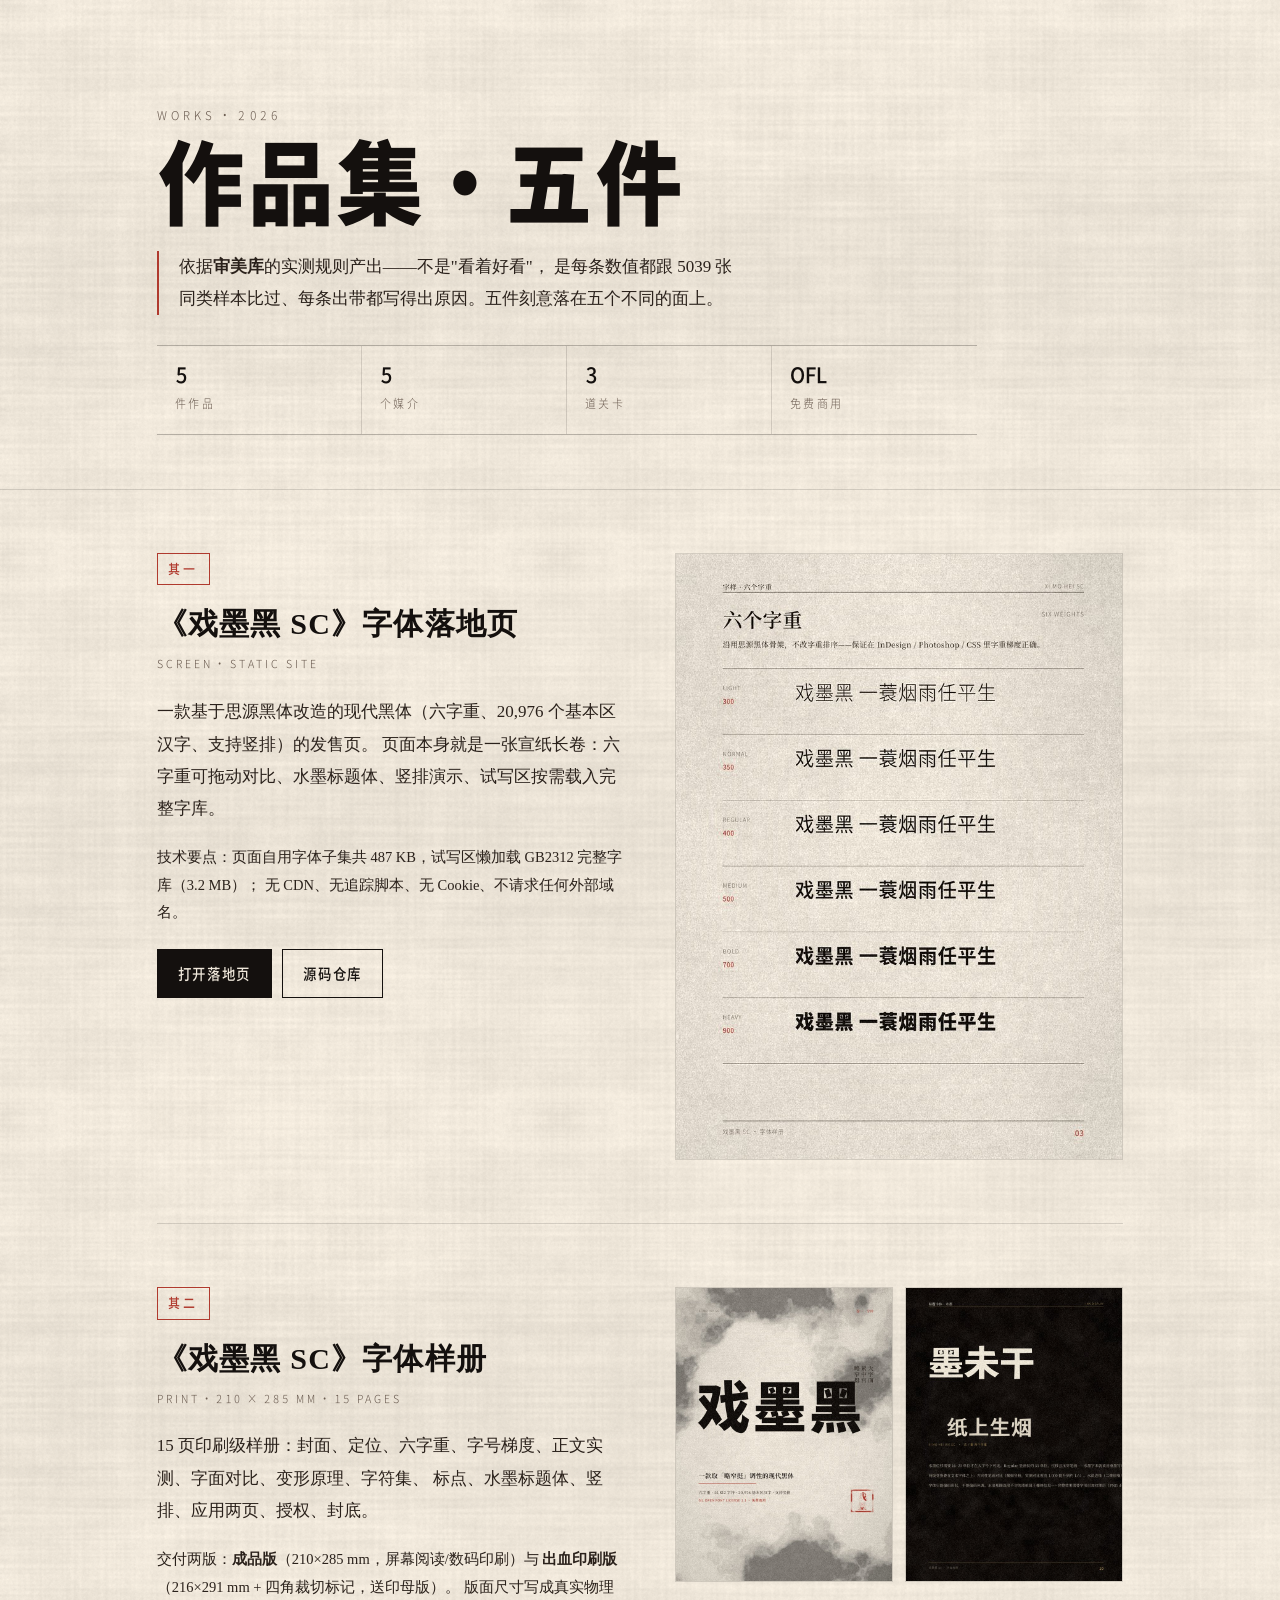
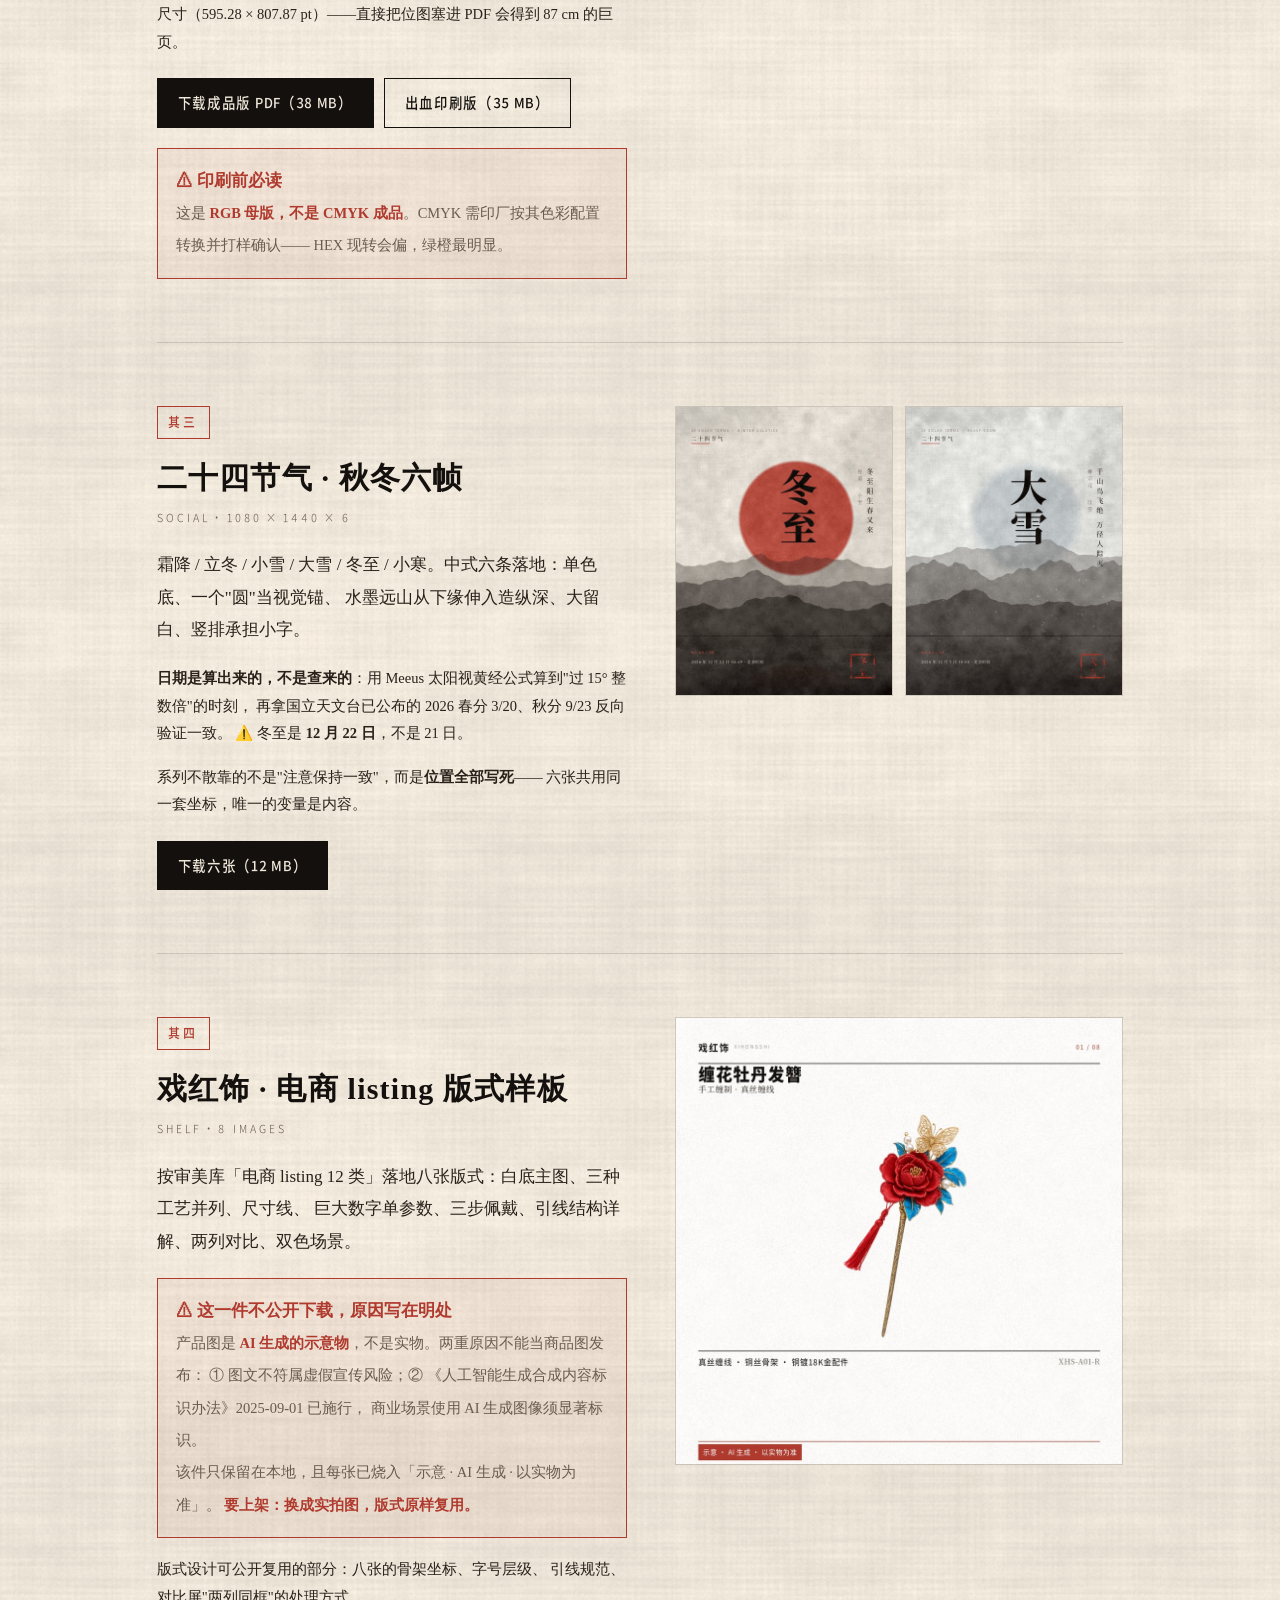
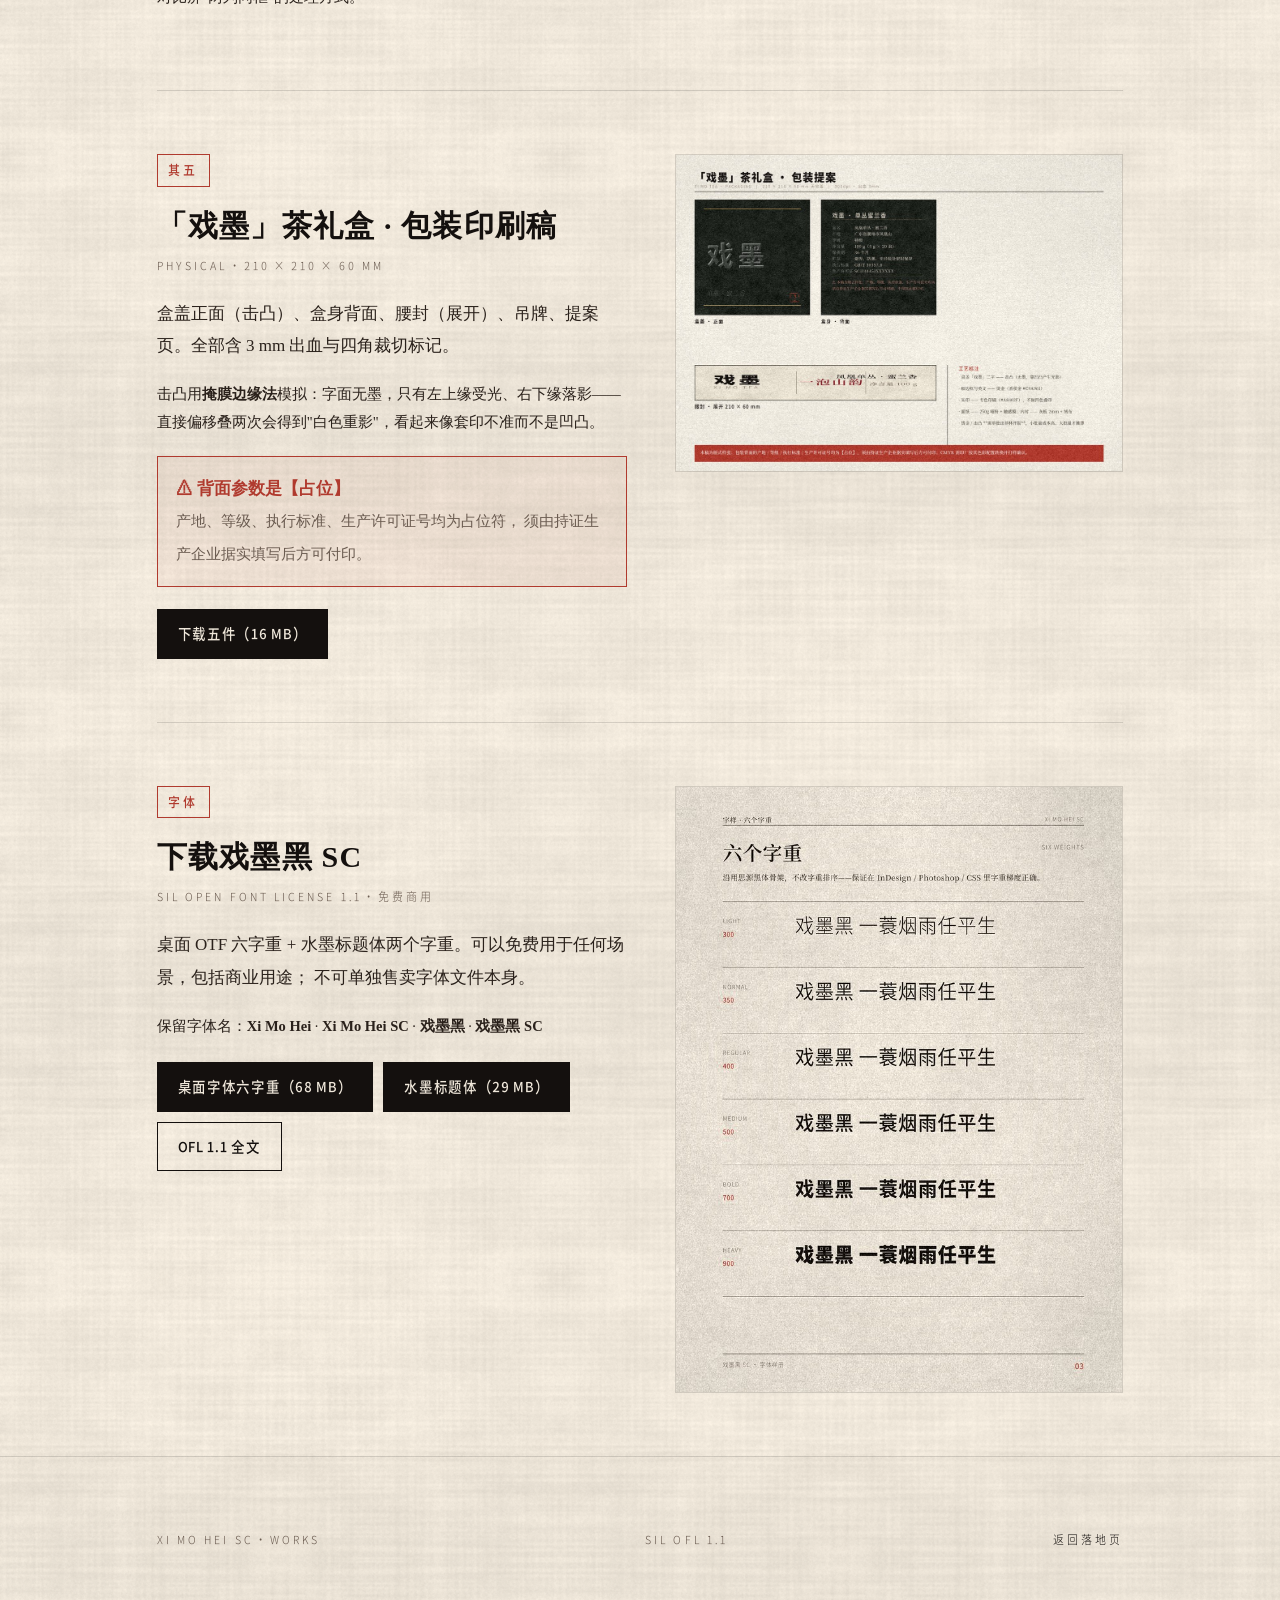
<file: works/index.html>
<!DOCTYPE html>
<html lang="zh-CN">
<head>
<meta charset="utf-8">
<meta name="viewport" content="width=device-width, initial-scale=1">
<title>作品集 · 五件 ｜ 戏墨黑 SC</title>
<meta name="description" content="依据审美库实测规则产出的五件落地作品：字体官网、字体样册、二十四节气海报、电商 listing 版式、茶礼盒包装。">
<link rel="icon" href="../img/seal.png">
<style>
:root{
  --paper:#EFE7DA; --paper2:#F6F1E7; --ink:#14100E; --ink2:#2A211B; --ink3:#6B5C51;
  --red:#B03A2E; --gold:#C9A961; --green:#4A5F55; --line:rgba(20,16,14,.14);
  --hei:'Xi Mo Hei SC',-apple-system,'PingFang SC','Microsoft YaHei',sans-serif;
  --song:'Songti SC','Source Han Serif SC',STSong,SimSun,serif;
}
@font-face{font-family:'Xi Mo Hei SC';src:url('../fonts/ximohai-medium.woff2') format('woff2');font-weight:500;font-display:swap}
@font-face{font-family:'Xi Mo Hei SC';src:url('../fonts/ximohai-heavy.woff2') format('woff2');font-weight:900;font-display:swap}
@font-face{font-family:'Xi Mo Hei SC';src:url('../fonts/ximohai-light.woff2') format('woff2');font-weight:300;font-display:swap}
*{box-sizing:border-box}
body{margin:0;background:var(--paper) url('../img/paper-tile.png') repeat;background-size:560px;
  color:var(--ink);font-family:var(--song);font-size:17px;line-height:1.9;-webkit-font-smoothing:antialiased}
img{max-width:100%;display:block}
a{color:var(--ink);text-decoration:none}
.wrap{max-width:1120px;margin:0 auto;padding:0 6%}
.en{font-family:var(--hei);font-weight:300;font-size:12px;letter-spacing:.34em;text-transform:uppercase;color:var(--ink3)}

header{padding:11vh 0 6vh;border-bottom:1px solid var(--line)}
h1{font-family:var(--hei);font-weight:900;font-size:clamp(44px,7vw,88px);line-height:1.06;
  letter-spacing:.02em;margin:0 0 26px}
.lede{max-width:34em;color:var(--ink2);margin:0 0 30px;border-left:2px solid var(--red);padding-left:20px}
.meta{display:flex;flex-wrap:wrap;gap:0;border-top:1px solid rgba(20,16,14,.26);
  border-bottom:1px solid rgba(20,16,14,.26);max-width:820px;list-style:none;padding:0;margin:0}
.meta li{flex:1 1 150px;padding:16px 18px 14px;border-right:1px solid var(--line)}
.meta li:last-child{border-right:0}
.meta b{display:block;font-family:var(--hei);font-weight:500;font-size:21px;line-height:1.2}
.meta span{font-family:var(--hei);font-weight:300;font-size:11px;letter-spacing:.22em;text-transform:uppercase;color:var(--ink3)}

main{padding:8vh 0 4vh}
.work{display:grid;grid-template-columns:1.05fr 1fr;gap:5%;align-items:start;
  padding:7vh 0;border-bottom:1px solid var(--line)}
.work:last-of-type{border-bottom:0}
.vol{font-family:var(--hei);font-weight:400;font-size:12px;letter-spacing:.3em;color:var(--red);
  border:1px solid var(--red);padding:4px 10px;display:inline-block;margin-bottom:18px}
.work h2{font-family:var(--song);font-weight:600;font-size:clamp(22px,2.5vw,30px);letter-spacing:.04em;margin:0 0 8px;line-height:1.4;word-break:keep-all}
.work .sub{font-family:var(--hei);font-weight:300;font-size:11px;letter-spacing:.28em;
  text-transform:uppercase;color:var(--ink3);margin-bottom:22px}
.work p{margin:0 0 1.1em;color:var(--ink2)}
.work .figs{display:grid;grid-template-columns:1fr 1fr;gap:12px}
.work .figs.one{grid-template-columns:1fr}
.work .figs img{border:1px solid var(--line)}
.dl{margin-top:22px;display:flex;flex-wrap:wrap;gap:10px}
.btn{font-family:var(--hei);font-weight:400;font-size:13.5px;letter-spacing:.05em;
  padding:11px 20px;background:var(--ink);color:var(--paper);border:1px solid var(--ink);transition:.2s}
.btn:hover{background:var(--red);border-color:var(--red)}
.btn.ghost{background:transparent;color:var(--ink)}
.btn.ghost:hover{background:transparent;color:var(--red);border-color:var(--red)}
.tag{font-family:var(--hei);font-weight:300;font-size:11px;letter-spacing:.2em;color:var(--ink3);
  display:inline-block;margin-right:14px}
.warn{border:1px solid var(--red);padding:16px 18px;margin-top:20px;background:rgba(176,58,46,.05)}
.warn b{color:var(--red)}
.note{font-size:14.5px;color:var(--ink3);line-height:1.9}
footer{padding:8vh 0 6vh;border-top:1px solid var(--line)}
footer .row{display:flex;justify-content:space-between;flex-wrap:wrap;gap:12px;
  font-family:var(--hei);font-weight:300;font-size:11px;letter-spacing:.28em;
  text-transform:uppercase;color:var(--ink3)}
@media(max-width:860px){.work{grid-template-columns:1fr;gap:4vh}.work .figs{grid-template-columns:1fr}}
</style>
</head>
<body>

<header>
  <div class="wrap">
    <span class="en">WORKS · 2026</span>
    <h1>作品集 · 五件</h1>
    <p class="lede">依据<strong>审美库</strong>的实测规则产出——不是"看着好看"，
      是每条数值都跟 5039 张同类样本比过、每条出带都写得出原因。五件刻意落在五个不同的面上。</p>
    <ul class="meta">
      <li><b>5</b><span>件作品</span></li>
      <li><b>5</b><span>个媒介</span></li>
      <li><b>3</b><span>道关卡</span></li>
      <li><b>OFL</b><span>免费商用</span></li>
    </ul>
  </div>
</header>

<main class="wrap">

  <!-- ① -->
  <section class="work">
    <div>
      <span class="vol">其一</span>
      <h2>《戏墨黑 SC》字体落地页</h2>
      <div class="sub">SCREEN · STATIC SITE</div>
      <p>一款基于思源黑体改造的现代黑体（六字重、20,976 个基本区汉字、支持竖排）的发售页。
        页面本身就是一张宣纸长卷：六字重可拖动对比、水墨标题体、竖排演示、试写区按需载入完整字库。</p>
      <p class="note">技术要点：页面自用字体子集共 487 KB，试写区懒加载 GB2312 完整字库（3.2 MB）；
        无 CDN、无追踪脚本、无 Cookie、不请求任何外部域名。</p>
      <div class="dl">
        <a class="btn" href="../index.html">打开落地页</a>
        <a class="btn ghost" href="https://github.com/okko10086/ximohei" target="_blank" rel="noopener">源码仓库</a>
      </div>
    </div>
    <div class="figs one">
      <img src="img/specimen-03.jpg" alt="六字重展示" loading="lazy">
    </div>
  </section>

  <!-- ② -->
  <section class="work">
    <div>
      <span class="vol">其二</span>
      <h2>《戏墨黑 SC》字体样册</h2>
      <div class="sub">PRINT · 210 × 285 MM · 15 PAGES</div>
      <p>15 页印刷级样册：封面、定位、六字重、字号梯度、正文实测、字面对比、变形原理、字符集、
        标点、水墨标题体、竖排、应用两页、授权、封底。</p>
      <p class="note">交付两版：<b>成品版</b>（210×285 mm，屏幕阅读/数码印刷）与
        <b>出血印刷版</b>（216×291 mm + 四角裁切标记，送印母版）。
        版面尺寸写成真实物理尺寸（595.28 × 807.87 pt）——直接把位图塞进 PDF 会得到 87 cm 的巨页。</p>
      <div class="dl">
        <a class="btn" href="https://github.com/okko10086/ximohei/releases/download/v1.0/SC_._210x285.pdf">下载成品版 PDF（38 MB）</a>
        <a class="btn ghost" href="https://github.com/okko10086/ximohei/releases/download/v1.0/SC_._.3mm_.pdf">出血印刷版（35 MB）</a>
      </div>
      <div class="warn"><b>⚠ 印刷前必读</b><br>
        <span class="note">这是 <b>RGB 母版，不是 CMYK 成品</b>。CMYK 需印厂按其色彩配置转换并打样确认——
        HEX 现转会偏，绿橙最明显。</span></div>
    </div>
    <div class="figs">
      <img src="img/specimen-01.jpg" alt="样册封面" loading="lazy">
      <img src="img/specimen-10.jpg" alt="水墨标题体页" loading="lazy">
    </div>
  </section>

  <!-- ③ -->
  <section class="work">
    <div>
      <span class="vol">其三</span>
      <h2>二十四节气 · 秋冬六帧</h2>
      <div class="sub">SOCIAL · 1080 × 1440 × 6</div>
      <p>霜降 / 立冬 / 小雪 / 大雪 / 冬至 / 小寒。中式六条落地：单色底、一个"圆"当视觉锚、
        水墨远山从下缘伸入造纵深、大留白、竖排承担小字。</p>
      <p class="note"><b>日期是算出来的，不是查来的</b>：用 Meeus 太阳视黄经公式算到"过 15° 整数倍"的时刻，
        再拿国立天文台已公布的 2026 春分 3/20、秋分 9/23 反向验证一致。
        ⚠️ 冬至是 <b>12 月 22 日</b>，不是 21 日。</p>
      <p class="note">系列不散靠的不是"注意保持一致"，而是<b>位置全部写死</b>——
        六张共用同一套坐标，唯一的变量是内容。</p>
      <div class="dl">
        <a class="btn" href="https://github.com/okko10086/ximohei/releases/download/v1.0/_._1080x1440.zip">下载六张（12 MB）</a>
      </div>
    </div>
    <div class="figs">
      <img src="img/jieqi-dongzhi.jpg" alt="冬至" loading="lazy">
      <img src="img/jieqi-daxue.jpg" alt="大雪" loading="lazy">
    </div>
  </section>

  <!-- ④ -->
  <section class="work">
    <div>
      <span class="vol">其四</span>
      <h2>戏红饰 · 电商 listing 版式样板</h2>
      <div class="sub">SHELF · 8 IMAGES</div>
      <p>按审美库「电商 listing 12 类」落地八张版式：白底主图、三种工艺并列、尺寸线、
        巨大数字单参数、三步佩戴、引线结构详解、两列对比、双色场景。</p>
      <div class="warn"><b>⚠ 这一件不公开下载，原因写在明处</b><br>
        <span class="note">产品图是 <b>AI 生成的示意物</b>，不是实物。两重原因不能当商品图发布：
          ① 图文不符属虚假宣传风险；② 《人工智能生成合成内容标识办法》2025-09-01 已施行，
          商业场景使用 AI 生成图像须显著标识。<br>
          该件只保留在本地，且每张已烧入「示意 · AI 生成 · 以实物为准」。
          <b>要上架：换成实拍图，版式原样复用。</b></span></div>
      <p class="note" style="margin-top:18px">版式设计可公开复用的部分：八张的骨架坐标、字号层级、
        引线规范、对比屏"两列同框"的处理方式。</p>
    </div>
    <div class="figs one">
      <img src="img/listing.jpg" alt="listing 主图版式（示意）" loading="lazy">
    </div>
  </section>

  <!-- ⑤ -->
  <section class="work">
    <div>
      <span class="vol">其五</span>
      <h2>「戏墨」茶礼盒 · 包装印刷稿</h2>
      <div class="sub">PHYSICAL · 210 × 210 × 60 MM</div>
      <p>盒盖正面（击凸）、盒身背面、腰封（展开）、吊牌、提案页。全部含 3 mm 出血与四角裁切标记。</p>
      <p class="note">击凸用<b>掩膜边缘法</b>模拟：字面无墨，只有左上缘受光、右下缘落影——
        直接偏移叠两次会得到"白色重影"，看起来像套印不准而不是凹凸。</p>
      <div class="warn"><b>⚠ 背面参数是【占位】</b><br>
        <span class="note">产地、等级、执行标准、生产许可证号均为占位符，
          须由持证生产企业据实填写后方可付印。</span></div>
      <div class="dl">
        <a class="btn" href="https://github.com/okko10086/ximohei/releases/download/v1.0/_._5._.zip">下载五件（16 MB）</a>
      </div>
    </div>
    <div class="figs one">
      <img src="img/package.jpg" alt="包装提案页" loading="lazy">
    </div>
  </section>

  <!-- 字体下载 -->
  <section class="work">
    <div>
      <span class="vol">字体</span>
      <h2>下载戏墨黑 SC</h2>
      <div class="sub">SIL OPEN FONT LICENSE 1.1 · 免费商用</div>
      <p>桌面 OTF 六字重 + 水墨标题体两个字重。可以免费用于任何场景，包括商业用途；
        不可单独售卖字体文件本身。</p>
      <p class="note">保留字体名：<b>Xi Mo Hei</b> · <b>Xi Mo Hei SC</b> · <b>戏墨黑</b> · <b>戏墨黑 SC</b></p>
      <div class="dl">
        <a class="btn" href="https://github.com/okko10086/ximohei/releases/download/v1.0/SC_._._OTF.zip">桌面字体六字重（68 MB）</a>
        <a class="btn" href="https://github.com/okko10086/ximohei/releases/download/v1.0/SC_._OTF.zip">水墨标题体（29 MB）</a>
        <a class="btn ghost" href="../OFL.txt" target="_blank" rel="noopener">OFL 1.1 全文</a>
      </div>
    </div>
    <div class="figs one">
      <img src="img/specimen-03.jpg" alt="六字重" loading="lazy">
    </div>
  </section>

</main>

<footer>
  <div class="wrap">
    <div class="row">
      <span>XI MO HEI SC · WORKS</span>
      <span>SIL OFL 1.1</span>
      <span><a href="../index.html">返回落地页</a></span>
    </div>
  </div>
</footer>

</body>
</html>
</file>
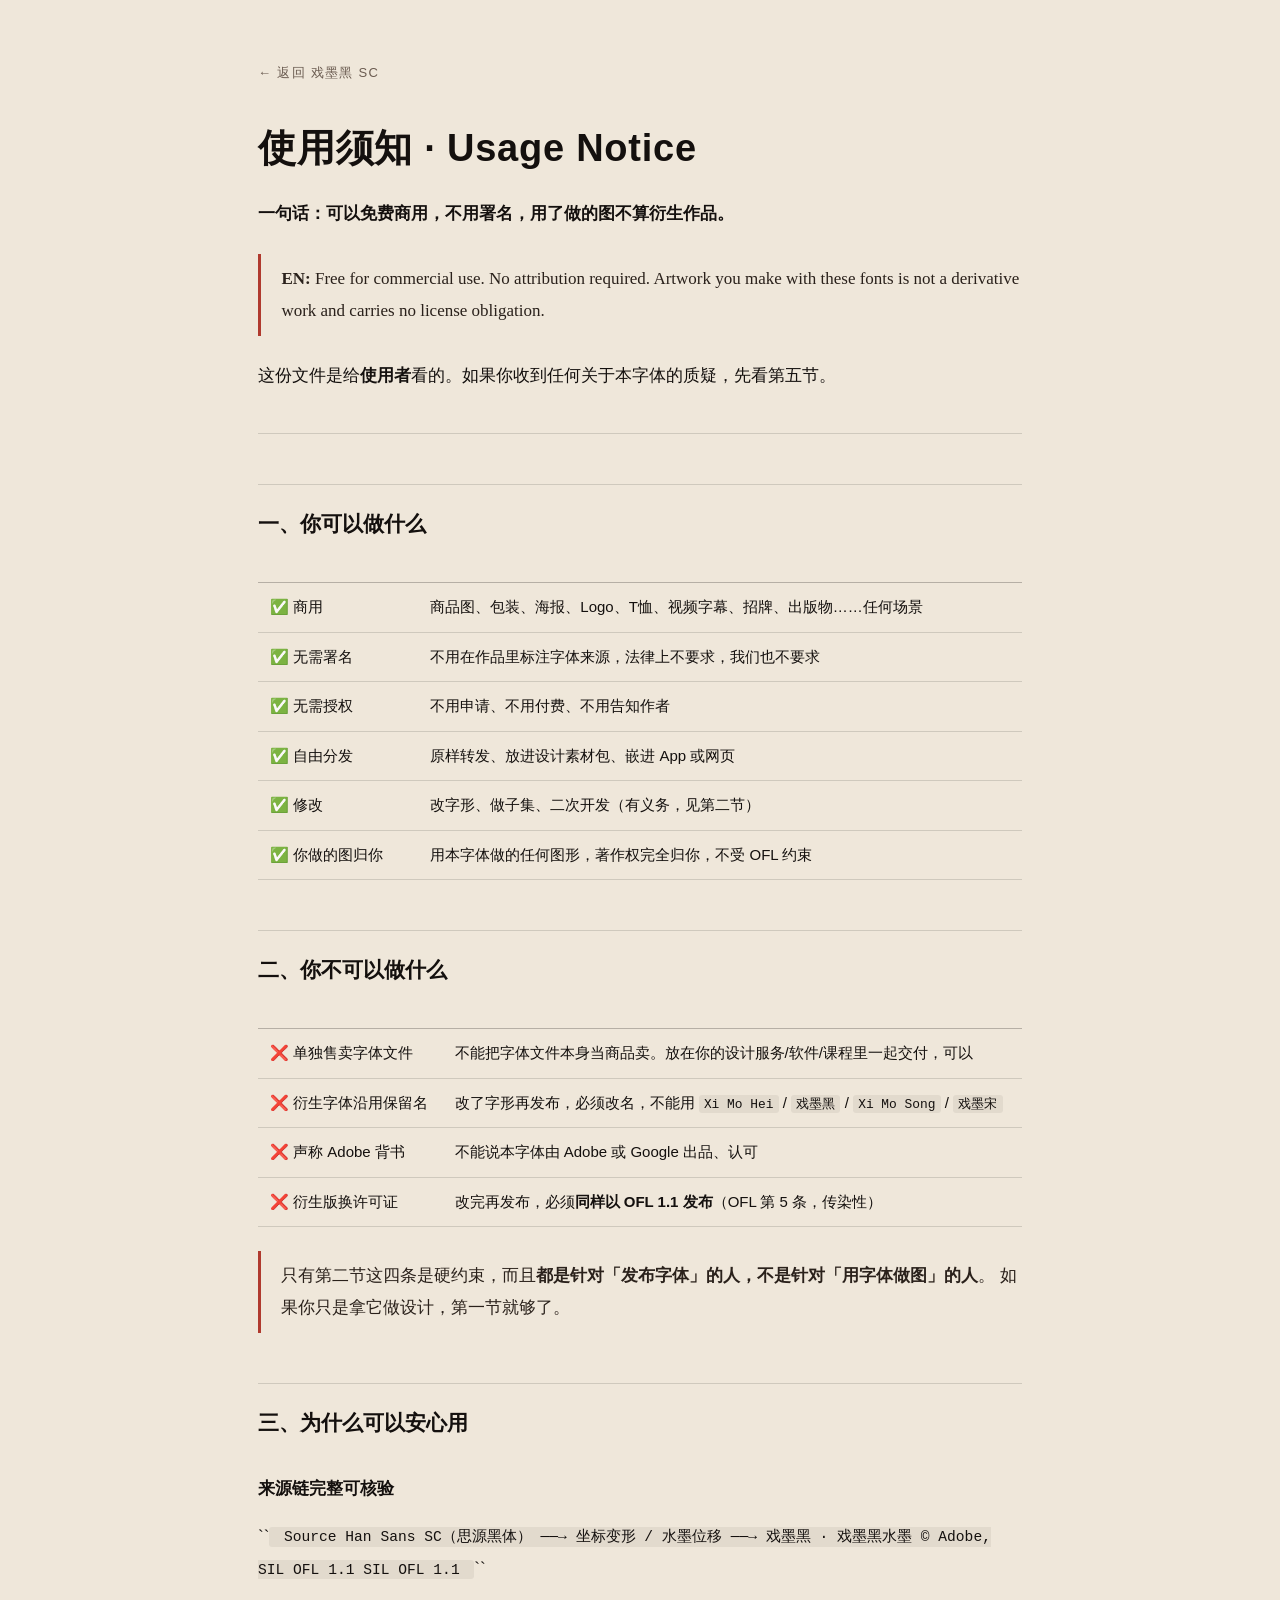
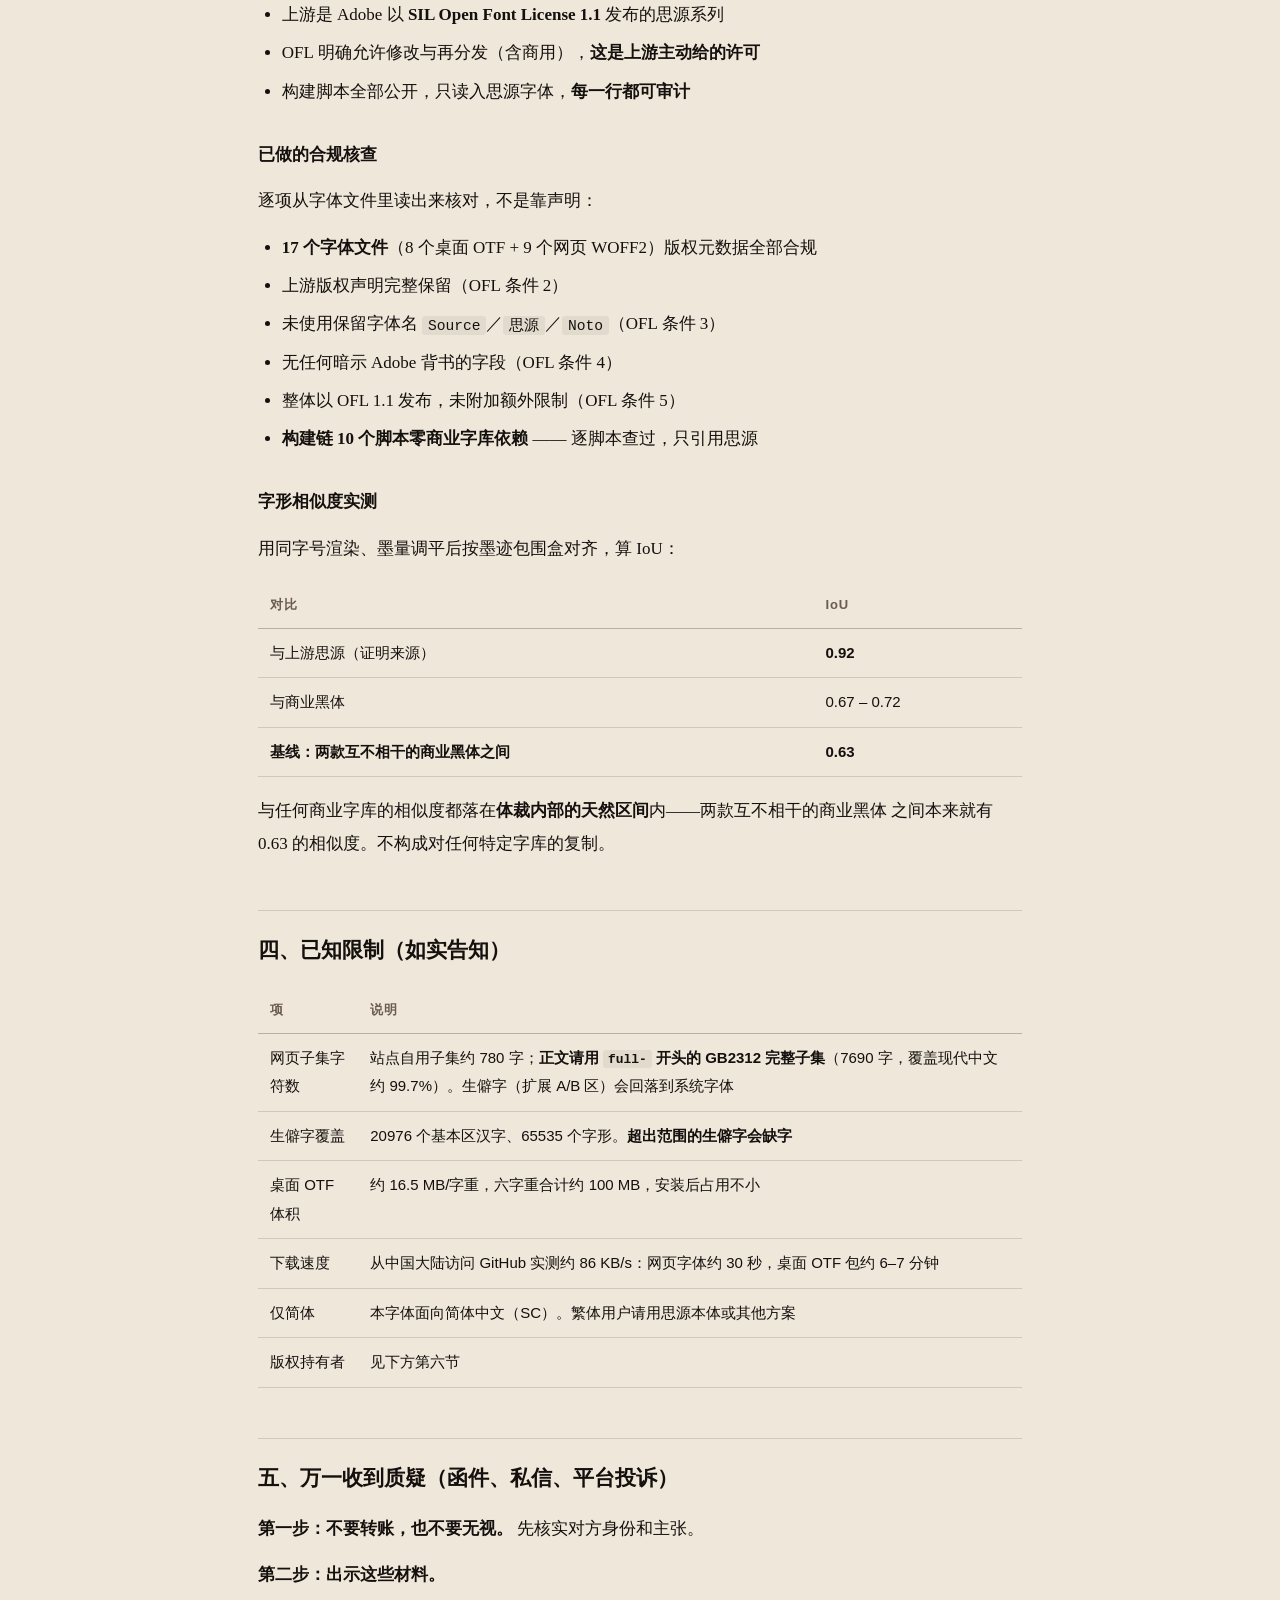
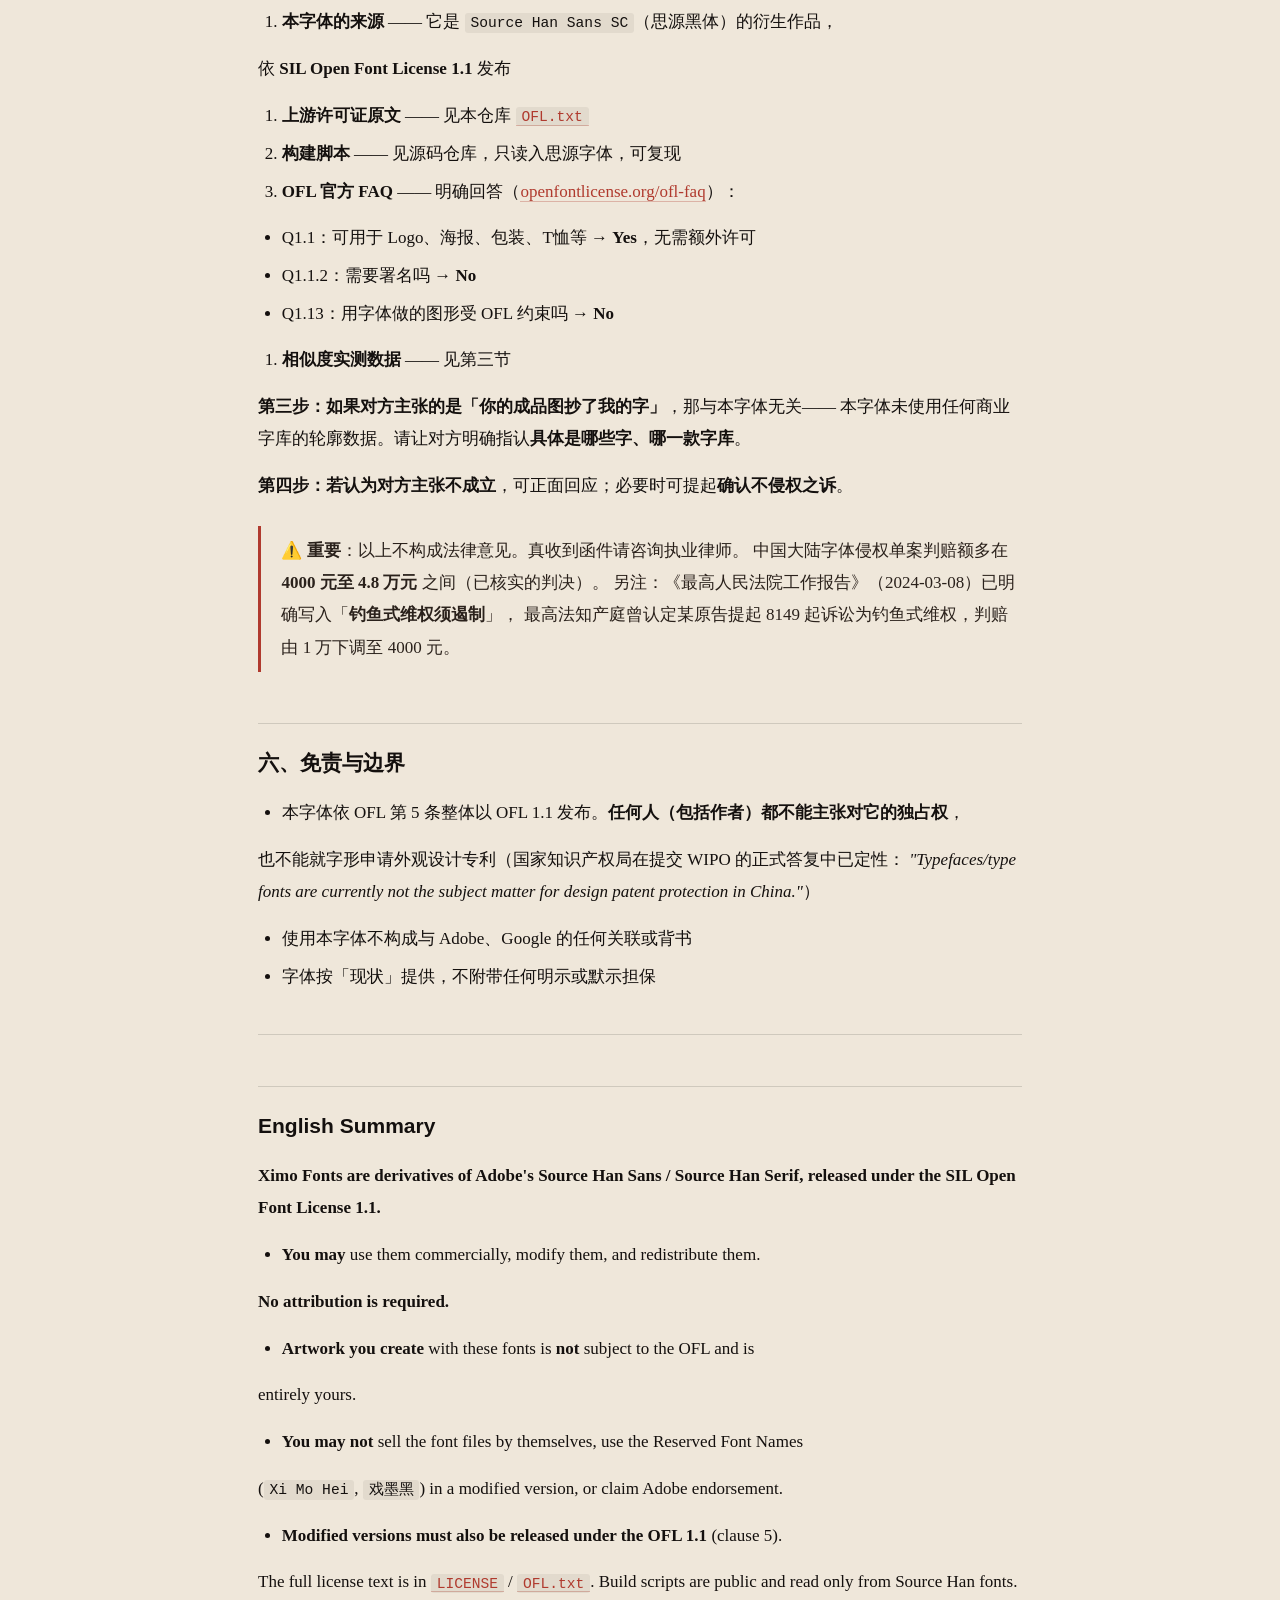
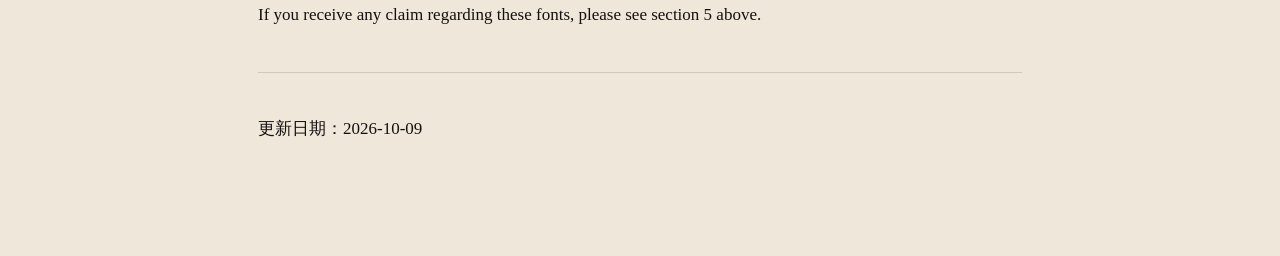
<file: 使用须知.html>
<!DOCTYPE html>
<html lang="zh-CN">
<head>
<meta charset="utf-8">
<meta name="viewport" content="width=device-width, initial-scale=1">
<title>使用须知 · 戏墨黑 SC</title>
<meta name="description" content="戏墨字体能不能商用、要不要署名、收到质疑怎么办。">
<link rel="icon" href="img/seal.png">
<style>
:root{--paper:#EFE7DA;--paper2:#F6F1E7;--ink:#14100E;--ink2:#2A211B;
--ink3:#6B5C51;--red:#B03A2E;--line:rgba(20,16,14,.14);
--song:'Songti SC','Source Han Serif SC',STSong,SimSun,serif;
--hei:-apple-system,'PingFang SC','Microsoft YaHei',sans-serif}
*{box-sizing:border-box}
body{margin:0;background:var(--paper);color:var(--ink);
 font-family:var(--song);font-size:17px;line-height:1.9;
 -webkit-font-smoothing:antialiased}
.wrap{max-width:820px;margin:0 auto;padding:56px 28px 96px}
h1{font-family:var(--hei);font-size:clamp(26px,4vw,38px);font-weight:700;
 margin:0 0 6px;letter-spacing:.02em}
h2{font-family:var(--hei);font-size:21px;font-weight:600;margin:2.4em 0 .7em;
 padding-top:.9em;border-top:1px solid var(--line)}
h3{font-family:var(--hei);font-size:17px;font-weight:600;margin:1.8em 0 .5em}
h4{font-family:var(--hei);font-size:15px;font-weight:600;margin:1.4em 0 .4em;color:var(--ink2)}
p{margin:.85em 0}
a{color:var(--red);text-decoration:none;border-bottom:1px solid rgba(176,58,46,.3)}
a:hover{border-bottom-color:var(--red)}
code{font-family:ui-monospace,SFMono-Regular,Menlo,monospace;font-size:.86em;
 background:rgba(20,16,14,.06);padding:.12em .4em;border-radius:3px}
hr{border:0;border-top:1px solid var(--line);margin:2.4em 0}
blockquote{margin:1.4em 0;padding:.5em 0 .5em 1.2em;border-left:3px solid var(--red);
 color:var(--ink2)}
blockquote p{margin:.4em 0}
table{width:100%;border-collapse:collapse;margin:1.2em 0;font-size:15px;
 font-family:var(--hei)}
th,td{text-align:left;padding:10px 12px;border-bottom:1px solid var(--line);
 vertical-align:top}
th{font-weight:600;color:var(--ink3);font-size:13px;letter-spacing:.06em;
 border-bottom:1px solid rgba(20,16,14,.26)}
ul,ol{margin:.8em 0;padding-left:1.4em}
li{margin:.35em 0}
strong{font-weight:700}
.back{display:inline-block;font-family:var(--hei);font-size:13px;letter-spacing:.1em;
 color:var(--ink3);border:0;margin-bottom:2em}
.back:hover{color:var(--red)}
</style>
</head>
<body>
<div class="wrap">
<a class="back" href="./">← 返回 戏墨黑 SC</a>
<h1>使用须知 · Usage Notice</h1>
<p><strong>一句话：可以免费商用，不用署名，用了做的图不算衍生作品。</strong></p>
<blockquote><strong>EN:</strong> Free for commercial use. No attribution required. Artwork you make with these fonts is not a derivative work and carries no license obligation.</blockquote>
<p>这份文件是给<strong>使用者</strong>看的。如果你收到任何关于本字体的质疑，先看第五节。</p>
<hr>
<h2>一、你可以做什么</h2>
<table><thead><tr><th></th><th></th></tr></thead><tbody><tr><td>✅ 商用</td><td>商品图、包装、海报、Logo、T恤、视频字幕、招牌、出版物……任何场景</td></tr><tr><td>✅ 无需署名</td><td>不用在作品里标注字体来源，法律上不要求，我们也不要求</td></tr><tr><td>✅ 无需授权</td><td>不用申请、不用付费、不用告知作者</td></tr><tr><td>✅ 自由分发</td><td>原样转发、放进设计素材包、嵌进 App 或网页</td></tr><tr><td>✅ 修改</td><td>改字形、做子集、二次开发（有义务，见第二节）</td></tr><tr><td>✅ 你做的图归你</td><td>用本字体做的任何图形，著作权完全归你，不受 OFL 约束</td></tr></tbody></table>
<h2>二、你不可以做什么</h2>
<table><thead><tr><th></th><th></th></tr></thead><tbody><tr><td>❌ 单独售卖字体文件</td><td>不能把字体文件本身当商品卖。放在你的设计服务/软件/课程里一起交付，可以</td></tr><tr><td>❌ 衍生字体沿用保留名</td><td>改了字形再发布，必须改名，不能用 <code>Xi Mo Hei</code> / <code>戏墨黑</code> / <code>Xi Mo Song</code> / <code>戏墨宋</code></td></tr><tr><td>❌ 声称 Adobe 背书</td><td>不能说本字体由 Adobe 或 Google 出品、认可</td></tr><tr><td>❌ 衍生版换许可证</td><td>改完再发布，必须<strong>同样以 OFL 1.1 发布</strong>（OFL 第 5 条，传染性）</td></tr></tbody></table>
<blockquote>只有第二节这四条是硬约束，而且<strong>都是针对「发布字体」的人，不是针对「用字体做图」的人</strong>。 如果你只是拿它做设计，第一节就够了。</blockquote>
<h2>三、为什么可以安心用</h2>
<h3>来源链完整可核验</h3>
<p>``<code> Source Han Sans SC（思源黑体）  ──→  坐标变形 / 水墨位移  ──→  戏墨黑 · 戏墨黑水墨 © Adobe, SIL OFL 1.1                                      SIL OFL 1.1 </code>``</p>
<ul><li>上游是 Adobe 以 <strong>SIL Open Font License 1.1</strong> 发布的思源系列</li><li>OFL 明确允许修改与再分发（含商用），<strong>这是上游主动给的许可</strong></li><li>构建脚本全部公开，只读入思源字体，<strong>每一行都可审计</strong></li></ul>
<h3>已做的合规核查</h3>
<p>逐项从字体文件里读出来核对，不是靠声明：</p>
<ul><li><strong>17 个字体文件</strong>（8 个桌面 OTF + 9 个网页 WOFF2）版权元数据全部合规</li><li>上游版权声明完整保留（OFL 条件 2）</li><li>未使用保留字体名 <code>Source</code>／<code>思源</code>／<code>Noto</code>（OFL 条件 3）</li><li>无任何暗示 Adobe 背书的字段（OFL 条件 4）</li><li>整体以 OFL 1.1 发布，未附加额外限制（OFL 条件 5）</li><li><strong>构建链 10 个脚本零商业字库依赖</strong> —— 逐脚本查过，只引用思源</li></ul>
<h3>字形相似度实测</h3>
<p>用同字号渲染、墨量调平后按墨迹包围盒对齐，算 IoU：</p>
<table><thead><tr><th>对比</th><th>IoU</th></tr></thead><tbody><tr><td>与上游思源（证明来源）</td><td><strong>0.92</strong></td></tr><tr><td>与商业黑体</td><td>0.67 – 0.72</td></tr><tr><td><strong>基线：两款互不相干的商业黑体之间</strong></td><td><strong>0.63</strong></td></tr></tbody></table>
<p>与任何商业字库的相似度都落在<strong>体裁内部的天然区间</strong>内——两款互不相干的商业黑体 之间本来就有 0.63 的相似度。不构成对任何特定字库的复制。</p>
<h2>四、已知限制（如实告知）</h2>
<table><thead><tr><th>项</th><th>说明</th></tr></thead><tbody><tr><td>网页子集字符数</td><td>站点自用子集约 780 字；<strong>正文请用 <code>full-</code> 开头的 GB2312 完整子集</strong>（7690 字，覆盖现代中文约 99.7%）。生僻字（扩展 A/B 区）会回落到系统字体</td></tr><tr><td>生僻字覆盖</td><td>20976 个基本区汉字、65535 个字形。<strong>超出范围的生僻字会缺字</strong></td></tr><tr><td>桌面 OTF 体积</td><td>约 16.5 MB/字重，六字重合计约 100 MB，安装后占用不小</td></tr><tr><td>下载速度</td><td>从中国大陆访问 GitHub 实测约 86 KB/s：网页字体约 30 秒，桌面 OTF 包约 6–7 分钟</td></tr><tr><td>仅简体</td><td>本字体面向简体中文（SC）。繁体用户请用思源本体或其他方案</td></tr><tr><td>版权持有者</td><td>见下方第六节</td></tr></tbody></table>
<h2>五、万一收到质疑（函件、私信、平台投诉）</h2>
<p><strong>第一步：不要转账，也不要无视。</strong> 先核实对方身份和主张。</p>
<p><strong>第二步：出示这些材料。</strong></p>
<ol><li><strong>本字体的来源</strong> —— 它是 <code>Source Han Sans SC</code>（思源黑体）的衍生作品，</li></ol>
<p>依 <strong>SIL Open Font License 1.1</strong> 发布</p>
<ol><li><strong>上游许可证原文</strong> —— 见本仓库 <a href="OFL.txt"><code>OFL.txt</code></a></li><li><strong>构建脚本</strong> —— 见源码仓库，只读入思源字体，可复现</li><li><strong>OFL 官方 FAQ</strong> —— 明确回答（<a href="https://openfontlicense.org/ofl-faq/">openfontlicense.org/ofl-faq</a>）：</li></ol>
<ul><li>Q1.1：可用于 Logo、海报、包装、T恤等 → <strong>Yes</strong>，无需额外许可</li><li>Q1.1.2：需要署名吗 → <strong>No</strong></li><li>Q1.13：用字体做的图形受 OFL 约束吗 → <strong>No</strong></li></ul>
<ol><li><strong>相似度实测数据</strong> —— 见第三节</li></ol>
<p><strong>第三步：如果对方主张的是「你的成品图抄了我的字」</strong>，那与本字体无关—— 本字体未使用任何商业字库的轮廓数据。请让对方明确指认<strong>具体是哪些字、哪一款字库</strong>。</p>
<p><strong>第四步：若认为对方主张不成立</strong>，可正面回应；必要时可提起<strong>确认不侵权之诉</strong>。</p>
<blockquote>⚠️ <strong>重要</strong>：以上不构成法律意见。真收到函件请咨询执业律师。 中国大陆字体侵权单案判赔额多在 <strong>4000 元至 4.8 万元</strong> 之间（已核实的判决）。 另注：《最高人民法院工作报告》（2024-03-08）已明确写入「<strong>钓鱼式维权须遏制</strong>」， 最高法知产庭曾认定某原告提起 8149 起诉讼为钓鱼式维权，判赔由 1 万下调至 4000 元。</blockquote>
<h2>六、免责与边界</h2>
<ul><li>本字体依 OFL 第 5 条整体以 OFL 1.1 发布。<strong>任何人（包括作者）都不能主张对它的独占权</strong>，</li></ul>
<p>也不能就字形申请外观设计专利（国家知识产权局在提交 WIPO 的正式答复中已定性： <em>"Typefaces/type fonts are currently not the subject matter for design patent protection in China."</em>）</p>
<ul><li>使用本字体不构成与 Adobe、Google 的任何关联或背书</li><li>字体按「现状」提供，不附带任何明示或默示担保</li></ul>
<hr>
<h2>English Summary</h2>
<p><strong>Ximo Fonts are derivatives of Adobe's Source Han Sans / Source Han Serif, released under the SIL Open Font License 1.1.</strong></p>
<ul><li><strong>You may</strong> use them commercially, modify them, and redistribute them.</li></ul>
<p><strong>No attribution is required.</strong></p>
<ul><li><strong>Artwork you create</strong> with these fonts is <strong>not</strong> subject to the OFL and is</li></ul>
<p>entirely yours.</p>
<ul><li><strong>You may not</strong> sell the font files by themselves, use the Reserved Font Names</li></ul>
<p>(<code>Xi Mo Hei</code>, <code>戏墨黑</code>) in a modified version, or claim Adobe endorsement.</p>
<ul><li><strong>Modified versions must also be released under the OFL 1.1</strong> (clause 5).</li></ul>
<p>The full license text is in <a href="LICENSE"><code>LICENSE</code></a> / <a href="OFL.txt"><code>OFL.txt</code></a>. Build scripts are public and read only from Source Han fonts. If you receive any claim regarding these fonts, please see section 5 above.</p>
<hr>
<p>更新日期：2026-10-09</p>
</div>
</body>
</html>
</file>
<file: style.css>
/* ══════════════════════════════════════════════════════════════
   戏墨黑 SC · 字体发售落地页
   设计语言：宣纸底 + 墨 + 朱砂点缀；骨架不动的长卷
   中文行距 1.9×、字号模数 1.333、版心 1120px
   ══════════════════════════════════════════════════════════════ */

/* ── 字体 ─────────────────────────────────────────────────── */
@font-face{font-family:'Xi Mo Hei SC';src:url('fonts/ximohai-light.woff2') format('woff2');font-weight:300;font-display:swap}
@font-face{font-family:'Xi Mo Hei SC';src:url('fonts/ximohai-normal.woff2') format('woff2');font-weight:350;font-display:swap}
@font-face{font-family:'Xi Mo Hei SC';src:url('fonts/ximohai-regular.woff2') format('woff2');font-weight:400;font-display:swap}
@font-face{font-family:'Xi Mo Hei SC';src:url('fonts/ximohai-medium.woff2') format('woff2');font-weight:500;font-display:swap}
@font-face{font-family:'Xi Mo Hei SC';src:url('fonts/ximohai-bold.woff2') format('woff2');font-weight:700;font-display:swap}
@font-face{font-family:'Xi Mo Hei SC';src:url('fonts/ximohai-heavy.woff2') format('woff2');font-weight:900;font-display:swap}
@font-face{font-family:'Xi Mo Ink SC';src:url('fonts/ximoink-bold.woff2') format('woff2');font-weight:700;font-display:swap}
@font-face{font-family:'Xi Mo Ink SC';src:url('fonts/ximoink-heavy.woff2') format('woff2');font-weight:900;font-display:swap}

:root{
  --paper:#EFE7DA; --paper2:#F6F1E7; --ink:#14100E; --ink2:#2A211B; --ink3:#6B5C51;
  --red:#B03A2E; --red-d:#8C1F28; --gold:#C9A961; --green:#4A5F55;
  --line:rgba(20,16,14,.14); --line2:rgba(20,16,14,.26);
  --hei:'Xi Mo Hei SC',-apple-system,'PingFang SC','Microsoft YaHei',sans-serif;
  --song:'Xi Mo Hei SC',-apple-system,'PingFang SC','Microsoft YaHei',sans-serif;
  --max:1120px;
}

*{box-sizing:border-box}
html{scroll-behavior:smooth}
body{
  margin:0;color:var(--ink);background:var(--paper);
  font-family:var(--song);font-weight:350;font-size:16.5px;line-height:1.85;
  -webkit-font-smoothing:antialiased;
  background-image:url('img/paper-tile.png');background-size:560px 560px;
}
img{max-width:100%;display:block}
a{color:var(--ink);text-decoration:none}
em{font-style:normal;color:var(--red-d)}
code{font-family:ui-monospace,SFMono-Regular,Menlo,monospace;font-size:.86em;
  background:rgba(20,16,14,.06);padding:.1em .38em;border-radius:2px}
.wrap{max-width:var(--max);margin:0 auto;padding:0 6%}
.quiet{color:var(--ink3);font-size:15px}
.dot{opacity:.4;margin:0 .45em}

/* ── 卷首 ─────────────────────────────────────────────────── */
.hero{position:relative;min-height:100svh;display:flex;align-items:center;overflow:hidden;
  border-bottom:1px solid var(--line)}
.hero-bg{position:absolute;inset:0;background:url('img/hero.jpg') center/cover no-repeat;
  opacity:.92}
.hero-bg::after{content:'';position:absolute;inset:0;
  background:linear-gradient(180deg,rgba(239,231,218,.42),rgba(239,231,218,.06) 40%,rgba(239,231,218,.72))}
.hero-inner{position:relative;width:100%;padding-top:8vh;padding-bottom:10vh}

.hero-top{display:flex;justify-content:space-between;align-items:flex-start;margin-bottom:6vh}
.tag,.en{font-family:var(--hei);font-weight:300;font-size:12px;letter-spacing:.34em;
  text-transform:uppercase;color:var(--ink3)}
.vnote{font-family:var(--song);font-size:14px;letter-spacing:.28em;color:var(--ink2);
  writing-mode:vertical-rl;border-left:1px solid var(--line2);padding-left:12px;height:132px}

.hero-title{
  font-family:var(--hei);font-weight:900;color:var(--ink);
  font-size:clamp(104px,21vw,300px);line-height:.92;letter-spacing:.02em;
  margin:0 0 4vh;text-indent:-.04em;
}
.hero-lede{font-size:clamp(15px,1.5vw,18px);line-height:2.05;color:var(--ink2);
  max-width:31em;margin:0 0 5vh;border-left:2px solid var(--red);padding-left:20px}

.hero-meta{list-style:none;display:flex;flex-wrap:wrap;gap:0;margin:0;padding:0;
  border-top:1px solid var(--line2);border-bottom:1px solid var(--line2);max-width:760px}
.hero-meta li{flex:1 1 140px;padding:16px 18px 14px;border-right:1px solid var(--line)}
.hero-meta li:last-child{border-right:0}
.hero-meta b{display:block;font-family:var(--hei);font-weight:500;font-size:22px;
  letter-spacing:.02em;line-height:1.2}
.hero-meta span{font-family:var(--hei);font-weight:300;font-size:11px;letter-spacing:.24em;
  text-transform:uppercase;color:var(--ink3)}

.seal{position:absolute;right:6%;bottom:9vh;width:88px;height:88px;opacity:.92;
  filter:saturate(.96)}
.scroll-hint{position:absolute;left:6%;bottom:4vh;font-family:var(--hei);font-weight:300;
  font-size:11px;letter-spacing:.3em;color:var(--ink3);display:flex;align-items:center;gap:12px}
.scroll-hint i{width:52px;height:1px;background:var(--line2);display:block;position:relative;overflow:hidden}
.scroll-hint i::after{content:'';position:absolute;inset:0;background:var(--red);
  transform:translateX(-100%);animation:sweep 2.6s ease-in-out infinite}
@keyframes sweep{0%{transform:translateX(-100%)}55%{transform:translateX(0)}100%{transform:translateX(100%)}}

/* ── 章节骨架（骨架写死，只换内容）──────────────────────────── */
.sec{padding:15vh 0;position:relative}
.sec-alt{background:rgba(246,241,231,.72);border-top:1px solid var(--line);
  border-bottom:1px solid var(--line)}
.sec-head{display:flex;align-items:baseline;gap:20px;margin-bottom:8vh;
  border-bottom:1px solid var(--line2);padding-bottom:18px}
.vol{font-family:var(--hei);font-weight:400;font-size:12px;letter-spacing:.3em;
  color:var(--red);border:1px solid var(--red);padding:4px 10px;white-space:nowrap}
.sec-head h2{font-family:var(--song);font-weight:600;font-size:clamp(26px,3.4vw,40px);
  letter-spacing:.06em;margin:0;flex:1}
.two{display:grid;grid-template-columns:1fr 1fr;gap:6%;align-items:start}
.two.tight{gap:4%}
.col{min-width:0}
.prose p{margin:0 0 1.5em}
.prose p:last-child{margin-bottom:0}

/* ── 图与说明 ─────────────────────────────────────────────── */
.fig{margin:0}
.fig img{border:1px solid var(--line);box-shadow:0 1px 0 rgba(255,255,255,.5) inset}
.fig figcaption{font-size:13px;line-height:1.8;color:var(--ink3);margin-top:14px;
  padding-left:14px;border-left:2px solid var(--red)}
.fig-wide{margin-top:7vh}
.fig-ink{margin:0 0 9vh;border:1px solid rgba(239,231,218,.22);padding:14px;
  background:rgba(239,231,218,.04)}
.fig-ink img{width:100%}
.fig-ink figcaption{color:rgba(239,231,218,.62);border-left-color:var(--gold)}
.fig-ink figcaption em{color:#EDE5D6}
.fig-wide img{border:1px solid var(--line);background:var(--paper2);padding:18px}

/* ── 数据（数字三段式：数字最大 / 说明最小）────────────────── */
.spec-row{display:grid;grid-template-columns:repeat(4,1fr);gap:0;margin-top:9vh;
  border-top:1px solid var(--line2)}
.spec{padding:30px 22px 26px;border-right:1px solid var(--line)}
.spec:last-child{border-right:0}
.spec .num{font-family:var(--hei);font-weight:700;font-size:clamp(30px,3.6vw,44px);
  line-height:1;letter-spacing:-.01em;display:block}
.spec .pc{font-size:.5em;font-weight:400;vertical-align:super;margin-left:.06em}
.spec .lab{font-family:var(--hei);font-weight:300;font-size:11px;letter-spacing:.22em;
  text-transform:uppercase;color:var(--red);display:block;margin:14px 0 8px}
.spec p{font-size:14px;line-height:1.85;color:var(--ink3);margin:0}

/* ── 字重演示 ─────────────────────────────────────────────── */
.controls{display:flex;justify-content:space-between;align-items:flex-end;gap:5%;
  margin-bottom:4vh;flex-wrap:wrap}
.ctl{font-family:var(--hei);font-weight:300;font-size:12px;letter-spacing:.14em;color:var(--ink3)}
.ctl b{font-weight:500;color:var(--ink);font-variant-numeric:tabular-nums}
.ctl input[type=range]{display:block;width:min(340px,60vw);margin-top:10px;
  -webkit-appearance:none;appearance:none;height:1px;background:var(--line2);outline:0}
.ctl input[type=range]::-webkit-slider-thumb{-webkit-appearance:none;width:13px;height:13px;
  border-radius:50%;background:var(--red);cursor:pointer;border:2px solid var(--paper)}
.ctl.inline{display:flex;align-items:center;gap:14px}
.ctl.inline input[type=range]{width:150px;margin:0}
.hint{font-size:13px;color:var(--ink3);margin:0;max-width:34em;line-height:1.8}

.weights{border-top:1px solid var(--line2)}
.wrow{display:flex;align-items:baseline;gap:5%;padding:22px 0;border-bottom:1px solid var(--line)}
.wlab{font-family:var(--hei);font-weight:300;font-size:11px;letter-spacing:.2em;
  color:var(--ink3);width:110px;flex:0 0 110px;text-transform:uppercase}
.wlab i{font-style:normal;color:var(--red);margin-left:8px;letter-spacing:.06em}
.wrow p{font-family:var(--hei);margin:0;font-size:64px;line-height:1.24;white-space:nowrap;
  overflow:hidden;text-overflow:ellipsis}

/* ── 水墨（深底） ─────────────────────────────────────────── */
.ink-sec{background:var(--ink);color:var(--paper);overflow:hidden}
.ink-bg{position:absolute;inset:0;background:url('img/ink-card.jpg') center/cover no-repeat;
  opacity:.85}
.ink-sec .wrap{position:relative}
.sec-head.light{border-bottom-color:rgba(239,231,218,.22)}
.sec-head.light h2{color:var(--paper)}
.sec-head.light .en{color:rgba(239,231,218,.55)}
.sec-head.light .vol{color:var(--gold);border-color:var(--gold)}
.ink-demo{margin-bottom:9vh}
.ink-line{font-family:'Xi Mo Ink SC',var(--hei);margin:0;line-height:1.34;
  color:#EDE5D6;letter-spacing:.03em}
.ink-line.w700{font-weight:700;font-size:clamp(52px,8vw,110px)}
.ink-line.w900{font-weight:900;font-size:clamp(52px,8vw,110px);margin-left:8%}
.ink-note{font-family:var(--hei);font-weight:300;font-size:11px;letter-spacing:.3em;
  color:var(--gold);text-transform:uppercase;margin-top:22px}
.prose.light p{color:rgba(239,231,218,.86)}
.prose.light em{color:var(--gold)}
.prose.light b{color:#EDE5D6;font-weight:400}
.prose.light .quiet{color:rgba(239,231,218,.6)}
.note-card{border:1px solid rgba(239,231,218,.26);padding:34px 32px;
  background:rgba(239,231,218,.04)}
.note-card h3{font-family:var(--song);font-weight:600;font-size:20px;margin:0 0 18px;
  color:var(--gold);letter-spacing:.04em}
.note-card p{margin:0 0 1.1em;font-size:15px;line-height:1.9;color:rgba(239,231,218,.82)}
.note-card em{color:#EDE5D6}

/* ── 竖排 ─────────────────────────────────────────────────── */
.vert-wrap{display:grid;grid-template-columns:1.35fr 1fr;gap:6%;align-items:stretch}
.vert-demo{border:1px solid var(--line2);padding:52px 44px;background:rgba(246,241,231,.6);
  writing-mode:vertical-rl;height:460px;display:flex;gap:26px;justify-content:flex-start}
.vert-demo p{margin:0;font-family:var(--song)}
.v-title{font-size:38px;font-weight:600;letter-spacing:.14em}
.v-body{font-size:16px;line-height:1.95;color:var(--ink2);letter-spacing:.1em}
.v-body:last-child{max-height:340px}
.vert-side p{font-size:15px;line-height:1.95;color:var(--ink2);margin:0 0 1.2em}
.vert-side{border-left:1px solid var(--line);padding-left:6%}

/* ── 试写 ─────────────────────────────────────────────────── */
.try-bar{display:flex;gap:24px;align-items:center;flex-wrap:wrap;margin-bottom:3vh}
#tryInput{flex:1 1 320px;font-family:var(--song);font-size:18px;padding:14px 16px;
  background:transparent;border:0;border-bottom:1px solid var(--line2);color:var(--ink);outline:0}
#tryInput:focus{border-bottom-color:var(--red)}
.try-ctl{display:flex;align-items:center;gap:18px;flex-wrap:wrap}
.seg{display:flex;border:1px solid var(--line2)}
.seg button{font-family:var(--song);font-size:14px;padding:8px 14px;background:transparent;
  border:0;border-right:1px solid var(--line);cursor:pointer;color:var(--ink2)}
.seg button:last-child{border-right:0}
.seg button.on{background:var(--ink);color:var(--paper)}
.seg-toggle{font-family:var(--song);font-size:14px;padding:8px 16px;background:transparent;
  border:1px solid var(--line2);cursor:pointer;color:var(--ink2)}
.seg-toggle[aria-pressed=true]{background:var(--red);border-color:var(--red);color:#fff}

.try-stage{min-height:300px;display:flex;align-items:center;justify-content:center;
  border:1px solid var(--line);background:var(--paper2);padding:40px;overflow:hidden}
.try-text{font-family:var(--hei);font-weight:400;font-size:96px;margin:0;line-height:1.3;
  word-break:break-all;text-align:center;max-width:100%}
.try-stage.vert{height:460px}
.try-stage.vert .try-text{writing-mode:vertical-rl;height:100%;text-align:left;line-height:1.2}

/* ── 表格与授权 ───────────────────────────────────────────── */
.spec-table{width:100%;border-collapse:collapse;font-size:15px}
.spec-table caption{text-align:left;font-family:var(--hei);font-weight:300;font-size:11px;
  letter-spacing:.28em;text-transform:uppercase;color:var(--red);padding-bottom:14px}
.spec-table th,.spec-table td{text-align:left;padding:13px 0;border-bottom:1px solid var(--line);
  vertical-align:top}
.spec-table th{font-weight:400;color:var(--ink3);width:44%;padding-right:18px}
.spec-table td{font-family:var(--hei);font-weight:350;font-size:14px;color:var(--ink)}

.license h3{font-family:var(--song);font-weight:600;font-size:20px;margin:0 0 20px}
.license ul{list-style:none;padding:0;margin:0 0 22px}
.license li{position:relative;padding-left:28px;margin-bottom:11px;font-size:15px;line-height:1.8}
.license li::before{position:absolute;left:0;top:0;font-family:var(--hei);font-weight:500}
.yes li::before{content:'可';color:var(--green);border:1px solid var(--green);
  font-size:11px;line-height:16px;width:17px;height:17px;text-align:center;top:4px}
.no li::before{content:'否';color:var(--red);border:1px solid var(--red);
  font-size:11px;line-height:16px;width:17px;height:17px;text-align:center;top:4px}
.dl{margin-top:34px;display:flex;flex-wrap:wrap;gap:14px;align-items:center}
.btn{font-family:var(--hei);font-weight:400;font-size:14px;letter-spacing:.06em;
  padding:13px 26px;background:var(--ink);color:var(--paper);border:1px solid var(--ink);
  transition:background .2s,color .2s}
.btn:hover{background:var(--red);border-color:var(--red)}
.btn.ghost{background:transparent;color:var(--ink)}
.btn.ghost:hover{background:transparent;color:var(--red);border-color:var(--red)}
.dl .quiet{flex:1 1 100%;margin:6px 0 0}

/* ── 页脚 ─────────────────────────────────────────────────── */
.foot{background:var(--ink);color:rgba(239,231,218,.72);padding:9vh 0 5vh;font-size:14px;line-height:1.95}
.foot-grid{display:grid;grid-template-columns:1fr 1fr;gap:6%;padding-bottom:6vh;
  border-bottom:1px solid rgba(239,231,218,.18)}
.foot h4{font-family:var(--hei);font-weight:300;font-size:11px;letter-spacing:.3em;
  text-transform:uppercase;color:var(--gold);margin:0 0 18px}
.foot p{margin:0 0 1em}
.foot b{color:#EDE5D6;font-weight:400}
.foot-line{display:flex;justify-content:space-between;font-family:var(--hei);font-weight:300;
  font-size:11px;letter-spacing:.3em;color:rgba(239,231,218,.45);padding-top:26px;
  text-transform:uppercase;flex-wrap:wrap;gap:12px}

/* ── 响应式 ───────────────────────────────────────────────── */
@media (max-width:900px){
  .two,.vert-wrap,.foot-grid{grid-template-columns:1fr;gap:5vh}
  .spec-row{grid-template-columns:1fr 1fr}
  .spec:nth-child(2n){border-right:0}
  .spec{border-bottom:1px solid var(--line)}
  .vert-side{border-left:0;padding-left:0;border-top:1px solid var(--line);padding-top:4vh}
  .vert-demo{height:400px;padding:34px 26px}
  .seal{width:62px;height:62px;bottom:7vh}
  .hero-meta li{flex:1 1 50%}
  .wlab{width:76px;flex-basis:76px}
  .wrow p{font-size:38px}
  .try-text{font-size:64px}
}
@media (max-width:560px){
  body{font-size:16px}
  .sec{padding:11vh 0}
  .spec-row{grid-template-columns:1fr}
  .spec{border-right:0}
  .ink-line.w900{margin-left:0}
}
@media (prefers-reduced-motion:reduce){
  html{scroll-behavior:auto}
  .scroll-hint i::after{animation:none}
}
</file>
